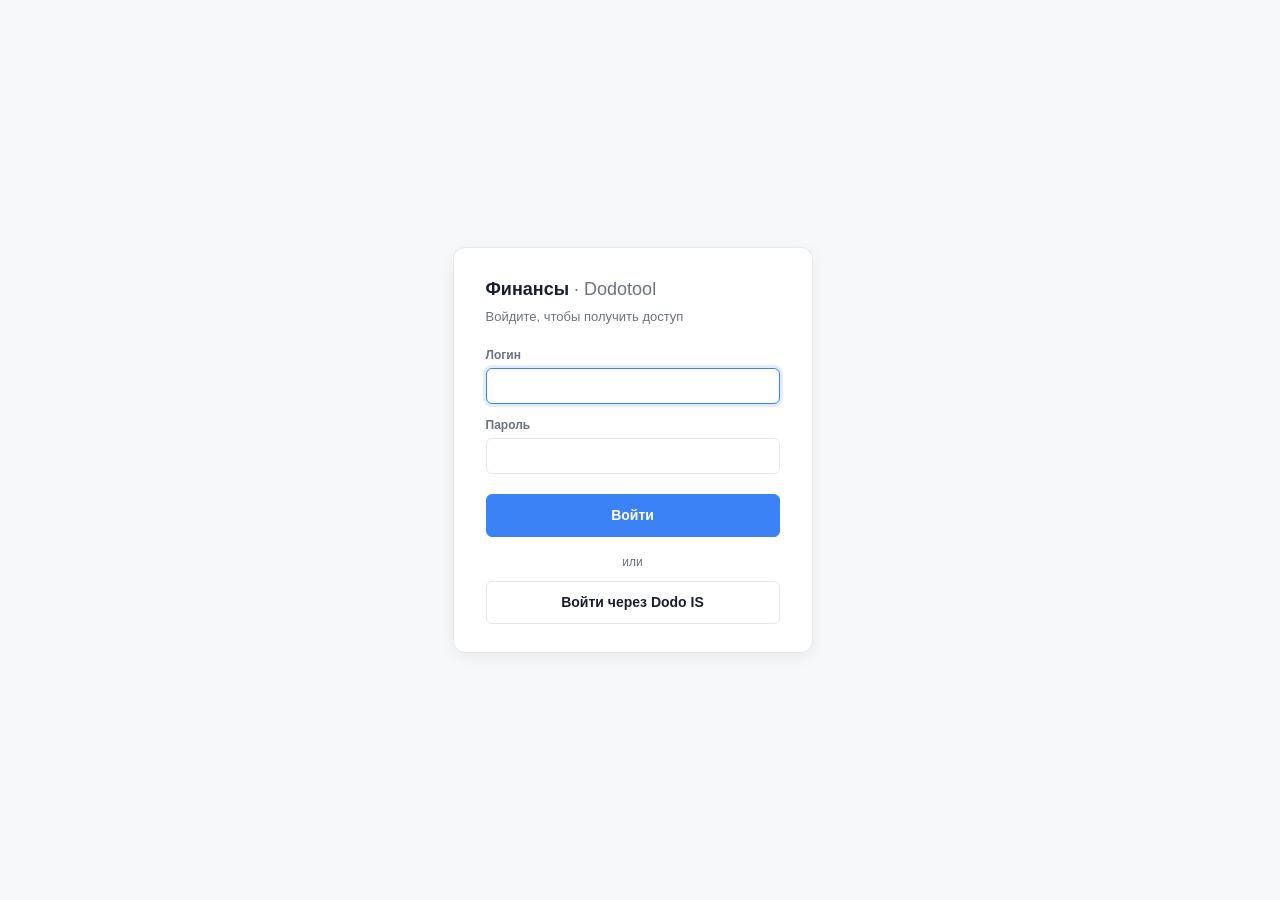
<file: static/login.html>
<!DOCTYPE html>
<html lang="ru">
<head>
<meta charset="UTF-8">
<meta name="viewport" content="width=device-width, initial-scale=1">
<title>Вход · Финансы</title>
<link rel="icon" href="/static/favicon.svg?v=1" type="image/svg+xml">
<link rel="icon" href="/static/favicon-32.png?v=1" sizes="32x32" type="image/png">
<link rel="apple-touch-icon" href="/static/apple-touch-icon.png?v=1">
<link rel="stylesheet" href="/static/styles.css?v=3">
<style>
  body.login-body {
    grid-template-columns: 1fr;
    grid-template-rows: 1fr;
    grid-template-areas: "main";
    background: #f7f8fa;
  }
  body.login-body .login-wrap {
    grid-area: main;
    display: flex;
    align-items: center;
    justify-content: center;
    padding: 24px;
  }
  .login-card {
    background: white;
    border: 1px solid var(--border);
    border-radius: 12px;
    padding: 28px 32px;
    width: 100%;
    max-width: 360px;
    box-shadow: 0 4px 16px rgba(0,0,0,0.06);
  }
  .login-brand {
    font-size: 18px;
    font-weight: 700;
    margin-bottom: 4px;
  }
  .login-brand .muted { font-weight: 400; color: var(--muted); }
  .login-sub {
    font-size: 13px; color: var(--muted);
    margin-bottom: 20px;
  }
  .login-form { display: flex; flex-direction: column; gap: 12px; }
  .login-form label {
    font-size: 12px; font-weight: 600; color: var(--muted);
    display: flex; flex-direction: column; gap: 4px;
  }
  .login-form input {
    padding: 9px 12px;
    border: 1px solid var(--border);
    border-radius: 6px;
    font-size: 14px;
    background: white;
  }
  .login-form input:focus {
    outline: none;
    border-color: var(--primary);
    box-shadow: 0 0 0 3px rgba(59,130,246,.15);
  }
  .login-submit {
    margin-top: 8px;
    padding: 10px 16px;
    background: var(--primary);
    color: white;
    border: 1px solid var(--primary);
    border-radius: 6px;
    font-size: 14px; font-weight: 600;
    cursor: pointer;
  }
  .login-submit:hover { background: var(--primary-dark); }
  .login-submit:disabled { opacity: 0.5; cursor: wait; }
  .login-error {
    margin-top: 4px;
    font-size: 13px;
    color: var(--danger);
    background: #fef2f2;
    border: 1px solid #fecaca;
    border-radius: 6px;
    padding: 8px 10px;
    display: none;
  }
  .login-error.visible { display: block; }
  .login-or { text-align:center; color:var(--muted); font-size:12px; margin:16px 0 10px; }
  .login-sso {
    display:block; text-align:center; padding:10px 16px;
    border:1px solid var(--border); border-radius:6px;
    font-size:14px; font-weight:600; color:var(--text); text-decoration:none;
    background:#fff;
  }
  .login-sso:hover { background: var(--bg); }
</style>
</head>
<body class="login-body">
<div class="login-wrap">
  <div class="login-card">
    <div class="login-brand">Финансы <span class="muted">· Dodotool</span></div>
    <div class="login-sub">Войдите, чтобы получить доступ</div>
    <!-- method=POST + action=# чтобы при неудаче выполнения JS форма всё
         равно НЕ слила пароль в URL через default GET. Реальный submit
         перехватывается JS (login.js, e.preventDefault). -->
    <div id="loginFormWrap">
    <form id="loginForm" class="login-form" autocomplete="on" method="POST" action="#">
      <label>Логин
        <input type="text" name="username" id="username" required autofocus autocomplete="username">
      </label>
      <label>Пароль
        <input type="password" name="password" id="password" required autocomplete="current-password">
      </label>
      <div id="loginError" class="login-error"></div>
      <button type="submit" id="loginSubmit" class="login-submit">Войти</button>
    </form>
    </div>
    <div class="login-or">или</div>
    <a href="/auth/sso" class="login-sso" id="ssoLink">Войти через Dodo IS</a>
    <button type="button" id="ssoRequestBtn" class="login-sso" style="display:none;cursor:pointer;width:100%;background:var(--primary);color:#fff;border:1px solid var(--primary)">Запросить доступ у администратора</button>
    <div id="ssoRequestMsg" class="login-sub" style="display:none;margin-top:8px"></div>
    <button type="button" id="showPwToggle" style="display:none;background:none;border:0;color:#6b7280;font-size:13px;text-decoration:underline;cursor:pointer;margin-top:14px;width:100%">Есть логин и пароль? Ввести вручную</button>
  </div>
</div>

<script src="/static/login.js?v=4"></script>
</body>
</html>
</file>
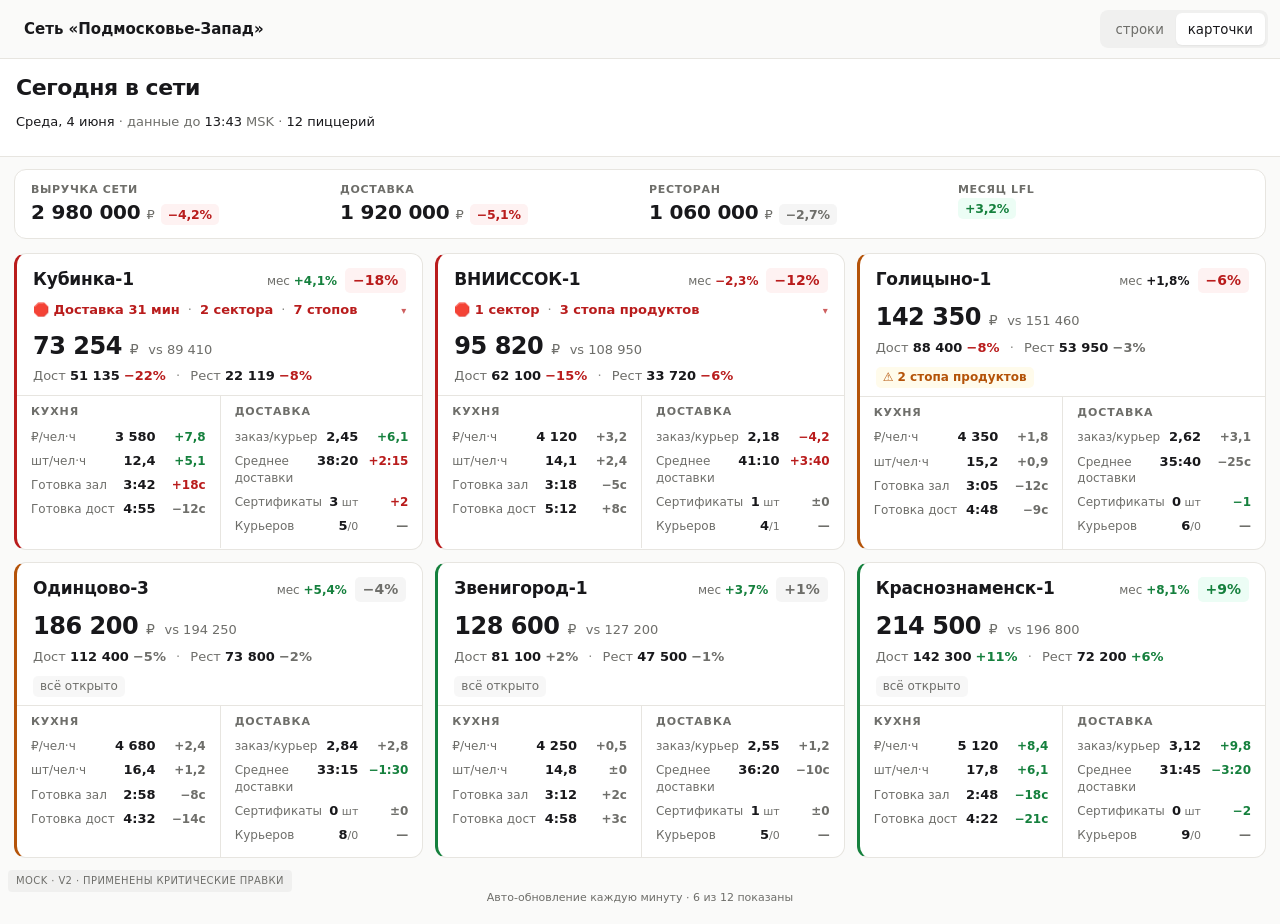
<file: docs/mockups/board-cards-mock.html>
<!doctype html>
<html lang="ru">
<head>
<meta charset="utf-8">
<meta name="viewport" content="width=device-width, initial-scale=1, viewport-fit=cover">
<meta name="format-detection"
      content="telephone=no, address=no, email=no, date=no">
<title>Сеть · карточки — мокап v2</title>
<style>
:root {
  --bg:        #fafaf9;
  --card:      #ffffff;
  --border:    #e7e5e0;
  --border-strong: #d4d4cf;
  --text:      #18181b;
  --muted:     #6e6e6a;        /* AA на белом */
  --muted-2:   #8a8a86;        /* поднял с #a3a39e ради контраста */
  --pos:       #15803d;
  --pos-bg:    #ecfdf5;
  --neg:       #b91c1c;
  --neg-bg:    #fef2f2;
  --warn:      #b45309;
  --warn-bg:   #fffbeb;
  --warn-border: #fcd34d;
  --crit-bg:   #fef2f2;
  --crit-border: #fca5a5;
}
* { box-sizing: border-box; -webkit-tap-highlight-color: transparent; }
html, body { margin: 0; padding: 0; }
body {
  background: var(--bg);
  color: var(--text);
  font-family: -apple-system, BlinkMacSystemFont, "Inter", "SF Pro Text",
               "Segoe UI", system-ui, sans-serif;
  font-size: 15px; line-height: 1.4;
  -webkit-font-smoothing: antialiased;
  font-feature-settings: "tnum" 1, "lnum" 1;
}
a[href^="tel:"], a[href^="sms:"], a[href^="mailto:"] {
  color: inherit; text-decoration: none; pointer-events: none;
}

.topbar {
  display: flex; align-items: center; gap: 8px;
  padding: 10px 12px;
  background: rgba(250,250,249,0.92);
  border-bottom: 1px solid var(--border);
  position: sticky; top: 0; z-index: 10;
  backdrop-filter: blur(10px);
}
.topbar-title {
  flex: 1; font-weight: 600; font-size: 15px;
  padding: 8px 12px;
}
.view-switch {
  display: flex; gap: 0; background: rgba(0,0,0,0.04);
  border-radius: 8px; padding: 3px; font-size: 13px;
}
.view-switch button {
  border: 0; background: transparent; cursor: pointer;
  padding: 8px 12px; border-radius: 6px; min-height: 32px;
  font-family: inherit; color: var(--muted); font-weight: 500;
}
.view-switch button.active {
  background: white; color: var(--text);
  box-shadow: 0 1px 2px rgba(0,0,0,0.06);
}

.page-header {
  padding: 16px 16px 12px;
  border-bottom: 1px solid var(--border);
  background: #ffffff;
}
.page-h1 {
  font-size: 22px; font-weight: 700; letter-spacing: -0.02em;
  margin: 0 0 4px; line-height: 1.15;
}
.page-subtitle {
  font-size: 13px; color: var(--muted);
}
.page-subtitle .accent { color: var(--text); font-weight: 500; }

/* ─── Network summary strip ─── */
.net-strip {
  margin: 12px 14px 0;
  padding: 12px 16px;
  background: white;
  border: 1px solid var(--border);
  border-radius: 12px;
  display: flex; gap: 18px; flex-wrap: wrap; align-items: baseline;
  font-variant-numeric: tabular-nums;
}
.net-strip .label {
  font-size: 11px; letter-spacing: 0.06em; text-transform: uppercase;
  color: var(--muted); font-weight: 700; display: block;
}
.net-strip .value {
  font-size: 20px; font-weight: 700; letter-spacing: -0.01em;
  display: inline-flex; align-items: baseline; gap: 6px;
}
.net-strip .value .unit { color: var(--muted); font-size: 13px; font-weight: 500; }
.net-strip .pill {
  font-size: 12.5px; padding: 2px 7px; border-radius: 5px;
  font-weight: 600;
}
.net-strip .pill.pos { color: var(--pos); background: var(--pos-bg); }
.net-strip .pill.neg { color: var(--neg); background: var(--neg-bg); }
.net-strip .pill.neutral { color: var(--muted); background: rgba(0,0,0,0.04); }
.net-strip .item { flex: 1; min-width: 130px; }

/* ─── Card grid ─── */
.cards {
  display: grid;
  grid-template-columns: 1fr;
  gap: 10px;
  padding: 12px 14px 14px;
}
@media (min-width: 720px) {
  .cards { grid-template-columns: 1fr 1fr; gap: 12px; padding: 14px; }
}
@media (min-width: 1280px) {
  .cards { grid-template-columns: 1fr 1fr 1fr; }
}

.card {
  background: var(--card);
  border: 1px solid var(--border);
  border-radius: 12px;
  cursor: pointer;
  transition: border-color 0.1s;
  text-decoration: none;
  color: inherit;
  display: block;
  overflow: hidden;
}
.card:hover { border-color: var(--border-strong); }

.card.crit { border-left: 3px solid var(--neg); }
.card.warn { border-left: 3px solid var(--warn); }
.card.ok   { border-left: 3px solid var(--pos); }

/* ─── Head ─── */
.card-head {
  display: flex; align-items: baseline; justify-content: space-between;
  padding: 14px 16px 4px; gap: 10px;
}
.card-name {
  font-size: 17px; font-weight: 700; letter-spacing: -0.01em;
  white-space: nowrap; overflow: hidden; text-overflow: ellipsis;
  min-width: 0; flex: 1;
}
.card-head-meta {
  display: inline-flex; align-items: baseline; gap: 8px;
  flex-shrink: 0;
}
.month-mini {
  font-size: 12px; color: var(--muted);
  font-variant-numeric: tabular-nums; font-weight: 500;
  white-space: nowrap;
}
.month-mini .v { font-weight: 600; }
.month-mini.pos .v { color: var(--pos); }
.month-mini.neg .v { color: var(--neg); }
.month-mini.neutral .v { color: var(--text); }
.card-day-delta {
  font-size: 14px; font-weight: 700;
  padding: 3px 8px; border-radius: 5px;
  white-space: nowrap;
  font-variant-numeric: tabular-nums;
}
.card-day-delta.pos { color: var(--pos); background: var(--pos-bg); }
.card-day-delta.neg { color: var(--neg); background: var(--neg-bg); }
.card-day-delta.neutral { color: var(--muted); background: rgba(0,0,0,0.04); }

/* Crit alert — раскрывающийся <details> */
.crit-alert {
  margin: 0; padding: 0;
}
.crit-alert summary {
  list-style: none;
  padding: 4px 16px 6px;
  cursor: pointer;
  font-size: 13px; color: var(--neg);
  font-weight: 600;
  display: flex; align-items: center; gap: 6px;
  user-select: none;
}
.crit-alert summary::-webkit-details-marker { display: none; }
.crit-alert summary:hover { background: rgba(185,28,28,0.04); }
.crit-alert summary .sep { color: var(--muted-2); margin: 0 2px; font-weight: 400; }
.crit-alert summary .chev {
  margin-left: auto; font-size: 10px; color: var(--neg);
  transition: transform 0.15s; opacity: 0.7;
}
.crit-alert[open] summary .chev { transform: rotate(180deg); }

.crit-alert-body {
  padding: 2px 16px 8px;
  background: rgba(185,28,28,0.025);
  border-top: 1px dashed var(--crit-border);
}
.crit-sub {
  padding: 6px 0 4px;
}
.crit-sub + .crit-sub { border-top: 1px dashed rgba(185,28,28,0.15); }
.crit-sub-label {
  font-size: 10.5px; letter-spacing: 0.06em; text-transform: uppercase;
  color: var(--neg); opacity: 0.75; font-weight: 700;
  display: block; padding-bottom: 4px;
}
.crit-row {
  display: grid;
  grid-template-columns: minmax(0,1fr) auto;
  gap: 8px; align-items: baseline;
  font-size: 12.5px; font-variant-numeric: tabular-nums;
  padding: 1px 0;
}
.crit-row .nm { color: var(--text); }
.crit-row .dur {
  color: var(--neg); font-weight: 600; font-size: 12px;
}

/* Выручка */
.card-revenue {
  padding: 4px 16px 4px;
  display: flex; align-items: baseline; gap: 10px; flex-wrap: wrap;
}
.card-revenue .num {
  font-size: 24px; font-weight: 700; letter-spacing: -0.02em;
  font-variant-numeric: tabular-nums;
}
.card-revenue .unit { color: var(--muted); font-size: 14px; font-weight: 500; }
.card-revenue .base {
  font-size: 13px; color: var(--muted);
  font-variant-numeric: tabular-nums;
}

/* Каналы — одна inline-строка */
.card-channels-inline {
  padding: 0 16px 10px;
  font-size: 13px; color: var(--muted);
  font-variant-numeric: tabular-nums;
}
.card-channels-inline .ch-name { color: var(--muted); }
.card-channels-inline .ch-val { color: var(--text); font-weight: 600; }
.card-channels-inline .delta { font-weight: 600; }
.card-channels-inline .delta.pos { color: var(--pos); }
.card-channels-inline .delta.neg { color: var(--neg); }
.card-channels-inline .delta.neutral { color: var(--muted); }
.card-channels-inline .sep { color: var(--muted-2); margin: 0 6px; }

/* Warn-чипы (только для не-crit точек) */
.card-warn-chips {
  padding: 0 16px 8px;
  display: flex; gap: 6px; flex-wrap: wrap;
}
.warn-chip {
  display: inline-flex; align-items: center; gap: 4px;
  padding: 2px 7px; border-radius: 5px;
  font-size: 12px; font-weight: 600;
  font-variant-numeric: tabular-nums;
  background: var(--warn-bg); color: var(--warn);
}
.warn-chip.empty { background: rgba(0,0,0,0.03); color: var(--muted); font-weight: 500; }

/* Ops grid */
.ops-grid {
  display: grid;
  grid-template-columns: 1fr 1fr;
  border-top: 1px solid var(--border);
}
.ops-col {
  padding: 8px 14px 10px;
}
.ops-col + .ops-col {
  border-left: 1px solid var(--border);
}
.ops-label {
  font-size: 11px; letter-spacing: 0.08em; text-transform: uppercase;
  color: var(--muted); font-weight: 700;
  padding-bottom: 5px;
}
.ops-row {
  display: grid;
  grid-template-columns: minmax(0,1fr) auto auto;
  gap: 6px; align-items: baseline;
  font-size: 13px; font-variant-numeric: tabular-nums;
  padding: 3px 0;
}
.ops-row .nm { color: var(--muted); font-size: 12px; }
.ops-row .vl { font-weight: 600; text-align: right; }
.ops-row .vl .u { color: var(--muted); font-weight: 400; font-size: 11px; }
.ops-row .dl { font-weight: 600; font-size: 12px; min-width: 44px; text-align: right; }
.ops-row .dl.pos { color: var(--pos); }
.ops-row .dl.neg { color: var(--neg); }
.ops-row .dl.neutral { color: var(--muted); }

.page-foot {
  text-align: center; padding: 18px;
  font-size: 11px; color: var(--muted);
}

.mock-mark {
  position: fixed; bottom: 8px; left: 8px;
  background: rgba(0,0,0,0.04); color: var(--muted);
  font-size: 10px; padding: 4px 8px; border-radius: 4px;
  letter-spacing: 0.04em; text-transform: uppercase;
  pointer-events: none;
}
</style>
</head>
<body>

<header class="topbar">
  <div class="topbar-title">Сеть «Подмосковье-Запад»</div>
  <div class="view-switch">
    <button>строки</button>
    <button class="active">карточки</button>
  </div>
</header>

<header class="page-header">
  <h1 class="page-h1">Сегодня в сети</h1>
  <p class="page-subtitle">
    <span class="accent">Среда, 4 июня</span> ·
    данные до <span class="accent">13:43</span> MSK ·
    <span class="accent">12 пиццерий</span>
  </p>
</header>

<div class="net-strip">
  <div class="item">
    <span class="label">Выручка сети</span>
    <span class="value">2 980 000 <span class="unit">₽</span>
      <span class="pill neg">−4,2%</span></span>
  </div>
  <div class="item">
    <span class="label">Доставка</span>
    <span class="value">1 920 000 <span class="unit">₽</span>
      <span class="pill neg">−5,1%</span></span>
  </div>
  <div class="item">
    <span class="label">Ресторан</span>
    <span class="value">1 060 000 <span class="unit">₽</span>
      <span class="pill neutral">−2,7%</span></span>
  </div>
  <div class="item">
    <span class="label">Месяц LFL</span>
    <span class="value"><span class="pill pos">+3,2%</span></span>
  </div>
</div>

<div class="cards">

  <!-- 1: CRIT — Кубинка-1 −18% (alert поднят в head-area + раскрывается) -->
  <div class="card crit">
    <div class="card-head">
      <span class="card-name">Кубинка-1</span>
      <span class="card-head-meta">
        <span class="month-mini pos">мес <span class="v">+4,1%</span></span>
        <span class="card-day-delta neg">−18%</span>
      </span>
    </div>
    <details class="crit-alert">
      <summary>
        🛑 Доставка 31 мин<span class="sep">·</span>2 сектора<span class="sep">·</span>7 стопов
        <span class="chev">▾</span>
      </summary>
      <div class="crit-alert-body">
        <div class="crit-sub">
          <span class="crit-sub-label">Каналы</span>
          <div class="crit-row"><span class="nm">Доставка — с 13:12</span><span class="dur">31 мин</span></div>
        </div>
        <div class="crit-sub">
          <span class="crit-sub-label">Сектора в стопе</span>
          <div class="crit-row"><span class="nm">Сектор 3 «Северный»</span><span class="dur">2:35</span></div>
          <div class="crit-row"><span class="nm">Сектор 7 «Запад»</span><span class="dur">53 мин</span></div>
        </div>
        <div class="crit-sub">
          <span class="crit-sub-label">Стопы продуктов и ингредиентов</span>
          <div class="crit-row"><span class="nm">Сыр моцарелла</span><span class="dur">2:01</span></div>
          <div class="crit-row"><span class="nm">Курица соус</span><span class="dur">53 мин</span></div>
          <div class="crit-row"><span class="nm">Маргарита 30</span><span class="dur">38 мин</span></div>
          <div class="crit-row"><span class="nm">Тесто 30 см</span><span class="dur">22 мин</span></div>
          <div class="crit-row"><span class="nm">Пеперони 30</span><span class="dur">13 мин</span></div>
          <div class="crit-row"><span class="nm">Острый соус</span><span class="dur">10 мин</span></div>
          <div class="crit-row"><span class="nm">Ананас консерв.</span><span class="dur">4:28</span></div>
        </div>
      </div>
    </details>
    <div class="card-revenue">
      <span class="num">73 254 <span class="unit">₽</span></span>
      <span class="base">vs 89 410</span>
    </div>
    <div class="card-channels-inline">
      <span class="ch-name">Дост</span> <span class="ch-val">51 135</span>
      <span class="delta neg">−22%</span>
      <span class="sep">·</span>
      <span class="ch-name">Рест</span> <span class="ch-val">22 119</span>
      <span class="delta neg">−8%</span>
    </div>
    <div class="ops-grid">
      <div class="ops-col">
        <div class="ops-label">Кухня</div>
        <div class="ops-row"><span class="nm">₽/чел·ч</span><span class="vl">3 580</span><span class="dl pos">+7,8</span></div>
        <div class="ops-row"><span class="nm">шт/чел·ч</span><span class="vl">12,4</span><span class="dl pos">+5,1</span></div>
        <div class="ops-row"><span class="nm">Готовка зал</span><span class="vl">3:42</span><span class="dl neg">+18с</span></div>
        <div class="ops-row"><span class="nm">Готовка дост</span><span class="vl">4:55</span><span class="dl neutral">−12с</span></div>
      </div>
      <div class="ops-col">
        <div class="ops-label">Доставка</div>
        <div class="ops-row"><span class="nm">заказ/курьер</span><span class="vl">2,45</span><span class="dl pos">+6,1</span></div>
        <div class="ops-row"><span class="nm">Среднее доставки</span><span class="vl">38:20</span><span class="dl neg">+2:15</span></div>
        <div class="ops-row"><span class="nm">Сертификаты</span><span class="vl">3<span class="u"> шт</span></span><span class="dl neg">+2</span></div>
        <div class="ops-row"><span class="nm">Курьеров</span><span class="vl">5<span class="u">/0</span></span><span class="dl neutral">—</span></div>
      </div>
    </div>
  </div>

  <!-- 2: CRIT — ВНИИССОК-1 −12% -->
  <div class="card crit">
    <div class="card-head">
      <span class="card-name">ВНИИССОК-1</span>
      <span class="card-head-meta">
        <span class="month-mini neg">мес <span class="v">−2,3%</span></span>
        <span class="card-day-delta neg">−12%</span>
      </span>
    </div>
    <details class="crit-alert">
      <summary>
        🛑 1 сектор<span class="sep">·</span>3 стопа продуктов
        <span class="chev">▾</span>
      </summary>
      <div class="crit-alert-body">
        <div class="crit-sub">
          <span class="crit-sub-label">Сектора в стопе</span>
          <div class="crit-row"><span class="nm">Сектор 5 «Перхушково»</span><span class="dur">1:12</span></div>
        </div>
        <div class="crit-sub">
          <span class="crit-sub-label">Стопы продуктов</span>
          <div class="crit-row"><span class="nm">Бекон</span><span class="dur">2:48</span></div>
          <div class="crit-row"><span class="nm">Цезарь соус</span><span class="dur">45 мин</span></div>
          <div class="crit-row"><span class="nm">Чикен-ранч 30</span><span class="dur">22 мин</span></div>
        </div>
      </div>
    </details>
    <div class="card-revenue">
      <span class="num">95 820 <span class="unit">₽</span></span>
      <span class="base">vs 108 950</span>
    </div>
    <div class="card-channels-inline">
      <span class="ch-name">Дост</span> <span class="ch-val">62 100</span>
      <span class="delta neg">−15%</span>
      <span class="sep">·</span>
      <span class="ch-name">Рест</span> <span class="ch-val">33 720</span>
      <span class="delta neg">−6%</span>
    </div>
    <div class="ops-grid">
      <div class="ops-col">
        <div class="ops-label">Кухня</div>
        <div class="ops-row"><span class="nm">₽/чел·ч</span><span class="vl">4 120</span><span class="dl neutral">+3,2</span></div>
        <div class="ops-row"><span class="nm">шт/чел·ч</span><span class="vl">14,1</span><span class="dl neutral">+2,4</span></div>
        <div class="ops-row"><span class="nm">Готовка зал</span><span class="vl">3:18</span><span class="dl neutral">−5с</span></div>
        <div class="ops-row"><span class="nm">Готовка дост</span><span class="vl">5:12</span><span class="dl neutral">+8с</span></div>
      </div>
      <div class="ops-col">
        <div class="ops-label">Доставка</div>
        <div class="ops-row"><span class="nm">заказ/курьер</span><span class="vl">2,18</span><span class="dl neg">−4,2</span></div>
        <div class="ops-row"><span class="nm">Среднее доставки</span><span class="vl">41:10</span><span class="dl neg">+3:40</span></div>
        <div class="ops-row"><span class="nm">Сертификаты</span><span class="vl">1<span class="u"> шт</span></span><span class="dl neutral">±0</span></div>
        <div class="ops-row"><span class="nm">Курьеров</span><span class="vl">4<span class="u">/1</span></span><span class="dl neutral">—</span></div>
      </div>
    </div>
  </div>

  <!-- 3: WARN — Голицыно-1 −6% (нет crit-alert, есть warn-chip) -->
  <a class="card warn" href="#">
    <div class="card-head">
      <span class="card-name">Голицыно-1</span>
      <span class="card-head-meta">
        <span class="month-mini neutral">мес <span class="v">+1,8%</span></span>
        <span class="card-day-delta neg">−6%</span>
      </span>
    </div>
    <div class="card-revenue">
      <span class="num">142 350 <span class="unit">₽</span></span>
      <span class="base">vs 151 460</span>
    </div>
    <div class="card-channels-inline">
      <span class="ch-name">Дост</span> <span class="ch-val">88 400</span>
      <span class="delta neg">−8%</span>
      <span class="sep">·</span>
      <span class="ch-name">Рест</span> <span class="ch-val">53 950</span>
      <span class="delta neutral">−3%</span>
    </div>
    <div class="card-warn-chips">
      <span class="warn-chip">⚠ 2 стопа продуктов</span>
    </div>
    <div class="ops-grid">
      <div class="ops-col">
        <div class="ops-label">Кухня</div>
        <div class="ops-row"><span class="nm">₽/чел·ч</span><span class="vl">4 350</span><span class="dl neutral">+1,8</span></div>
        <div class="ops-row"><span class="nm">шт/чел·ч</span><span class="vl">15,2</span><span class="dl neutral">+0,9</span></div>
        <div class="ops-row"><span class="nm">Готовка зал</span><span class="vl">3:05</span><span class="dl neutral">−12с</span></div>
        <div class="ops-row"><span class="nm">Готовка дост</span><span class="vl">4:48</span><span class="dl neutral">−9с</span></div>
      </div>
      <div class="ops-col">
        <div class="ops-label">Доставка</div>
        <div class="ops-row"><span class="nm">заказ/курьер</span><span class="vl">2,62</span><span class="dl neutral">+3,1</span></div>
        <div class="ops-row"><span class="nm">Среднее доставки</span><span class="vl">35:40</span><span class="dl neutral">−25с</span></div>
        <div class="ops-row"><span class="nm">Сертификаты</span><span class="vl">0<span class="u"> шт</span></span><span class="dl pos">−1</span></div>
        <div class="ops-row"><span class="nm">Курьеров</span><span class="vl">6<span class="u">/0</span></span><span class="dl neutral">—</span></div>
      </div>
    </div>
  </a>

  <!-- 4: WARN — Одинцово-3 −4% (без стопов вообще) -->
  <a class="card warn" href="#">
    <div class="card-head">
      <span class="card-name">Одинцово-3</span>
      <span class="card-head-meta">
        <span class="month-mini pos">мес <span class="v">+5,4%</span></span>
        <span class="card-day-delta neutral">−4%</span>
      </span>
    </div>
    <div class="card-revenue">
      <span class="num">186 200 <span class="unit">₽</span></span>
      <span class="base">vs 194 250</span>
    </div>
    <div class="card-channels-inline">
      <span class="ch-name">Дост</span> <span class="ch-val">112 400</span>
      <span class="delta neutral">−5%</span>
      <span class="sep">·</span>
      <span class="ch-name">Рест</span> <span class="ch-val">73 800</span>
      <span class="delta neutral">−2%</span>
    </div>
    <div class="card-warn-chips">
      <span class="warn-chip empty">всё открыто</span>
    </div>
    <div class="ops-grid">
      <div class="ops-col">
        <div class="ops-label">Кухня</div>
        <div class="ops-row"><span class="nm">₽/чел·ч</span><span class="vl">4 680</span><span class="dl neutral">+2,4</span></div>
        <div class="ops-row"><span class="nm">шт/чел·ч</span><span class="vl">16,4</span><span class="dl neutral">+1,2</span></div>
        <div class="ops-row"><span class="nm">Готовка зал</span><span class="vl">2:58</span><span class="dl neutral">−8с</span></div>
        <div class="ops-row"><span class="nm">Готовка дост</span><span class="vl">4:32</span><span class="dl neutral">−14с</span></div>
      </div>
      <div class="ops-col">
        <div class="ops-label">Доставка</div>
        <div class="ops-row"><span class="nm">заказ/курьер</span><span class="vl">2,84</span><span class="dl neutral">+2,8</span></div>
        <div class="ops-row"><span class="nm">Среднее доставки</span><span class="vl">33:15</span><span class="dl pos">−1:30</span></div>
        <div class="ops-row"><span class="nm">Сертификаты</span><span class="vl">0<span class="u"> шт</span></span><span class="dl neutral">±0</span></div>
        <div class="ops-row"><span class="nm">Курьеров</span><span class="vl">8<span class="u">/0</span></span><span class="dl neutral">—</span></div>
      </div>
    </div>
  </a>

  <!-- 5: OK — Звенигород-1 +1% (нейтральная) -->
  <a class="card ok" href="#">
    <div class="card-head">
      <span class="card-name">Звенигород-1</span>
      <span class="card-head-meta">
        <span class="month-mini pos">мес <span class="v">+3,7%</span></span>
        <span class="card-day-delta neutral">+1%</span>
      </span>
    </div>
    <div class="card-revenue">
      <span class="num">128 600 <span class="unit">₽</span></span>
      <span class="base">vs 127 200</span>
    </div>
    <div class="card-channels-inline">
      <span class="ch-name">Дост</span> <span class="ch-val">81 100</span>
      <span class="delta neutral">+2%</span>
      <span class="sep">·</span>
      <span class="ch-name">Рест</span> <span class="ch-val">47 500</span>
      <span class="delta neutral">−1%</span>
    </div>
    <div class="card-warn-chips">
      <span class="warn-chip empty">всё открыто</span>
    </div>
    <div class="ops-grid">
      <div class="ops-col">
        <div class="ops-label">Кухня</div>
        <div class="ops-row"><span class="nm">₽/чел·ч</span><span class="vl">4 250</span><span class="dl neutral">+0,5</span></div>
        <div class="ops-row"><span class="nm">шт/чел·ч</span><span class="vl">14,8</span><span class="dl neutral">±0</span></div>
        <div class="ops-row"><span class="nm">Готовка зал</span><span class="vl">3:12</span><span class="dl neutral">+2с</span></div>
        <div class="ops-row"><span class="nm">Готовка дост</span><span class="vl">4:58</span><span class="dl neutral">+3с</span></div>
      </div>
      <div class="ops-col">
        <div class="ops-label">Доставка</div>
        <div class="ops-row"><span class="nm">заказ/курьер</span><span class="vl">2,55</span><span class="dl neutral">+1,2</span></div>
        <div class="ops-row"><span class="nm">Среднее доставки</span><span class="vl">36:20</span><span class="dl neutral">−10с</span></div>
        <div class="ops-row"><span class="nm">Сертификаты</span><span class="vl">1<span class="u"> шт</span></span><span class="dl neutral">±0</span></div>
        <div class="ops-row"><span class="nm">Курьеров</span><span class="vl">5<span class="u">/0</span></span><span class="dl neutral">—</span></div>
      </div>
    </div>
  </a>

  <!-- 6: OK — Краснознаменск-1 +9% (тут зелёный реально работает) -->
  <a class="card ok" href="#">
    <div class="card-head">
      <span class="card-name">Краснознаменск-1</span>
      <span class="card-head-meta">
        <span class="month-mini pos">мес <span class="v">+8,1%</span></span>
        <span class="card-day-delta pos">+9%</span>
      </span>
    </div>
    <div class="card-revenue">
      <span class="num">214 500 <span class="unit">₽</span></span>
      <span class="base">vs 196 800</span>
    </div>
    <div class="card-channels-inline">
      <span class="ch-name">Дост</span> <span class="ch-val">142 300</span>
      <span class="delta pos">+11%</span>
      <span class="sep">·</span>
      <span class="ch-name">Рест</span> <span class="ch-val">72 200</span>
      <span class="delta pos">+6%</span>
    </div>
    <div class="card-warn-chips">
      <span class="warn-chip empty">всё открыто</span>
    </div>
    <div class="ops-grid">
      <div class="ops-col">
        <div class="ops-label">Кухня</div>
        <div class="ops-row"><span class="nm">₽/чел·ч</span><span class="vl">5 120</span><span class="dl pos">+8,4</span></div>
        <div class="ops-row"><span class="nm">шт/чел·ч</span><span class="vl">17,8</span><span class="dl pos">+6,1</span></div>
        <div class="ops-row"><span class="nm">Готовка зал</span><span class="vl">2:48</span><span class="dl pos">−18с</span></div>
        <div class="ops-row"><span class="nm">Готовка дост</span><span class="vl">4:22</span><span class="dl pos">−21с</span></div>
      </div>
      <div class="ops-col">
        <div class="ops-label">Доставка</div>
        <div class="ops-row"><span class="nm">заказ/курьер</span><span class="vl">3,12</span><span class="dl pos">+9,8</span></div>
        <div class="ops-row"><span class="nm">Среднее доставки</span><span class="vl">31:45</span><span class="dl pos">−3:20</span></div>
        <div class="ops-row"><span class="nm">Сертификаты</span><span class="vl">0<span class="u"> шт</span></span><span class="dl pos">−2</span></div>
        <div class="ops-row"><span class="nm">Курьеров</span><span class="vl">9<span class="u">/0</span></span><span class="dl neutral">—</span></div>
      </div>
    </div>
  </a>

</div>

<footer class="page-foot">
  Авто-обновление каждую минуту · 6 из 12 показаны
</footer>

<div class="mock-mark">mock · v2 · применены критические правки</div>

</body>
</html>
</file>
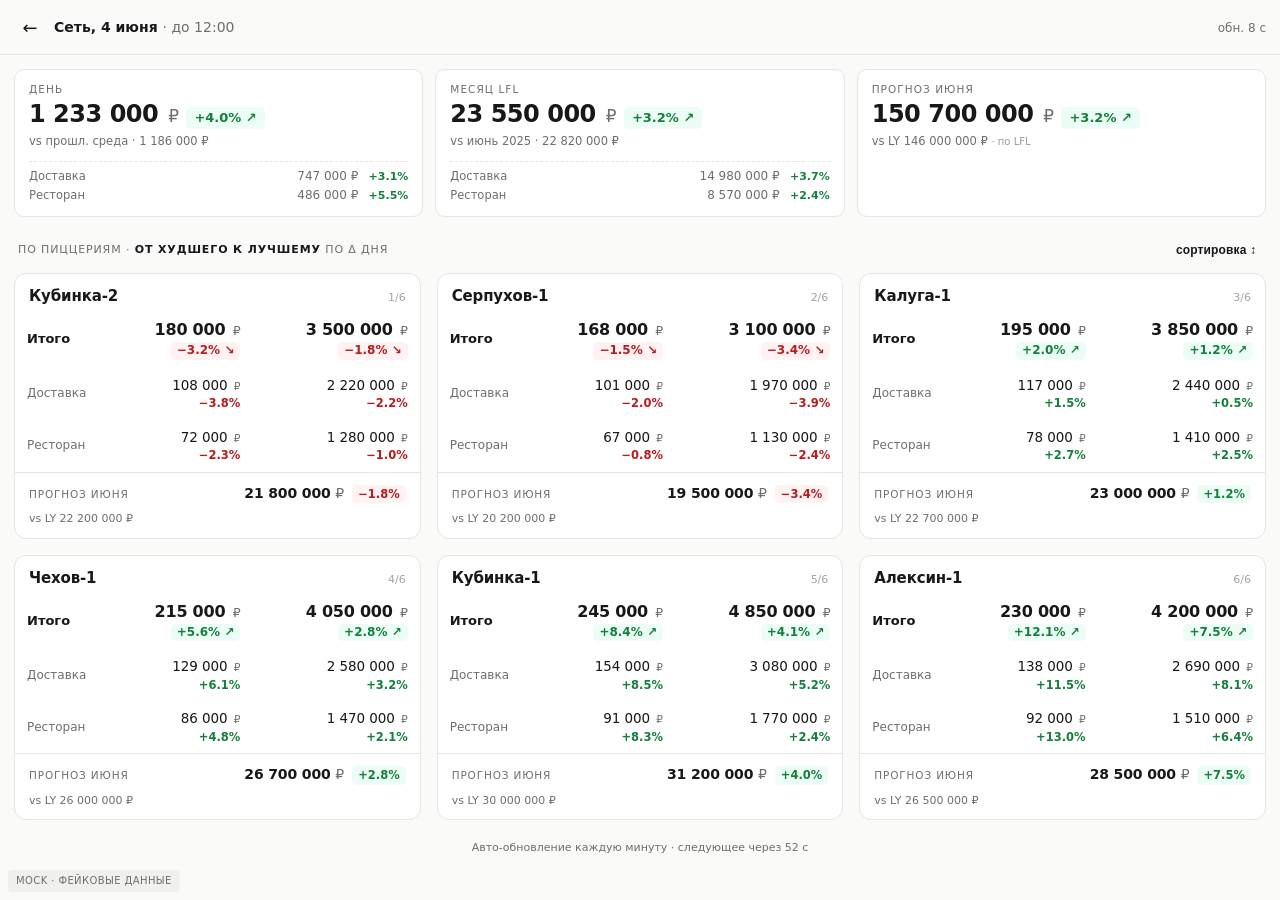
<file: docs/mockups/board-mock.html>
<!doctype html>
<html lang="ru">
<head>
<meta charset="utf-8">
<meta name="viewport" content="width=device-width, initial-scale=1, viewport-fit=cover">
<!-- iOS Safari auto-links длинные последовательности цифр как телефоны
     ("23 550 000" → tel:). Выключаем data-detectors. -->
<meta name="format-detection"
      content="telephone=no, address=no, email=no, date=no">
<title>Сеть · день — мокап</title>
<style>
:root {
  --bg:        #fafaf9;
  --card:      #ffffff;
  --panel:     #ffffff;
  --border:    #e7e5e0;
  --border-strong: #d4d4cf;
  --text:      #18181b;
  --muted:     #6e6e6a;
  --muted-2:   #a3a39e;
  --pos:       #15803d;
  --pos-bg:    #ecfdf5;
  --neg:       #b91c1c;
  --neg-bg:    #fef2f2;
  --row-bg:    #f8f8f6;
}
* { box-sizing: border-box; -webkit-tap-highlight-color: transparent; }
html, body { margin: 0; padding: 0; }
/* Страховка от iOS auto-link: даже если Safari сделает <a href="tel:..."> —
   стилизуем как обычный текст и убираем pointer events. */
a[href^="tel:"], a[href^="sms:"], a[href^="mailto:"] {
  color: inherit;
  text-decoration: none;
  pointer-events: none;
}
body {
  background: var(--bg);
  color: var(--text);
  font-family: -apple-system, BlinkMacSystemFont, "Inter", "SF Pro Text",
               "Segoe UI", system-ui, sans-serif;
  font-size: 15px;
  line-height: 1.4;
  -webkit-font-smoothing: antialiased;
  font-feature-settings: "tnum" 1, "lnum" 1;
}

/* ─── Top bar ─── */
.topbar {
  display: flex; align-items: center; gap: 8px;
  padding: 12px 14px 10px;
  background: rgba(250,250,249,0.92);
  border-bottom: 1px solid var(--border);
  position: sticky; top: 0; z-index: 10;
  backdrop-filter: blur(10px);
}
.back-btn {
  width: 32px; height: 32px;
  display: inline-flex; align-items: center; justify-content: center;
  border-radius: 8px;
  text-decoration: none; color: var(--text);
  font-size: 18px;
}
.back-btn:hover { background: rgba(0,0,0,0.04); }
.topbar-title { flex: 1; font-size: 14px; font-weight: 600; }
.topbar-title .muted { color: var(--muted); font-weight: 400; }
.topbar-refresh { font-size: 12px; color: var(--muted); white-space: nowrap; }

/* ─── Hero: 3 равные панели + каналы ─── */
.hero {
  padding: 14px 14px 4px;
}

/* Panels — phone: вертикально, ≥720px: 3 в ряд */
.hero-panels {
  display: grid;
  grid-template-columns: 1fr;
  gap: 8px;
}
@media (min-width: 720px) {
  .hero-panels { grid-template-columns: 1fr 1fr 1fr; gap: 12px; }
}

.panel {
  background: var(--panel);
  border: 1px solid var(--border);
  border-radius: 10px;
  padding: 12px 14px;
  display: flex; flex-direction: column; gap: 4px;
}
.panel-label {
  font-size: 10.5px; letter-spacing: 0.1em; text-transform: uppercase;
  color: var(--muted);
}
.panel-main {
  display: flex; align-items: baseline; gap: 8px; flex-wrap: wrap;
}
.panel-num {
  font-size: 22px; font-weight: 700; letter-spacing: -0.02em;
  font-variant-numeric: tabular-nums; line-height: 1.15;
  white-space: nowrap;
}
.panel-num .unit { color: var(--muted); font-weight: 500;
                   font-size: 0.7em; margin-left: 2px; }
.panel-delta {
  font-size: 13px; font-weight: 600;
  padding: 2px 8px; border-radius: 5px;
}
.panel-delta.pos { color: var(--pos); background: var(--pos-bg); }
.panel-delta.neg { color: var(--neg); background: var(--neg-bg); }
.panel-baseline {
  font-size: 11.5px; color: var(--muted);
  font-variant-numeric: tabular-nums;
}
.panel-baseline .method {
  opacity: 0.7; font-size: 10px;
}

@media (min-width: 720px) {
  .panel-num { font-size: 24px; }
}

/* Каналы — внутри панелей День и Месяц, как «footnote-details».
   Тонкая dashed-линия отделяет от главной цифры панели. */
.panel-channels {
  margin-top: 8px;
  padding-top: 6px;
  border-top: 1px dashed var(--border);
  display: flex; flex-direction: column; gap: 2px;
}
.panel-ch-row {
  display: grid;
  grid-template-columns: 1fr auto auto;
  gap: 8px;
  align-items: baseline;
  font-variant-numeric: tabular-nums;
  font-size: 12px;
}
.panel-ch-row .pch-name { color: var(--muted); font-size: 11.5px; }
.panel-ch-row .pch-val  { color: var(--muted); text-align: right; }
.panel-ch-row .pch-delta {
  font-size: 11px; font-weight: 600;
  min-width: 42px; text-align: right;
}
.panel-ch-row .pch-delta.pos { color: var(--pos); }
.panel-ch-row .pch-delta.neg { color: var(--neg); }

/* ─── Section head ─── */
section.cards-wrap { padding: 14px 14px 4px; }
.section-head {
  display: flex; align-items: center; justify-content: space-between;
  font-size: 11px; letter-spacing: 0.08em; text-transform: uppercase;
  color: var(--muted); padding: 4px 4px 12px;
}
.section-head .sort-toggle {
  color: var(--text); font-weight: 600;
  text-transform: none; letter-spacing: 0.01em;
  font-size: 12px; background: none; border: 0; padding: 4px 6px;
  cursor: pointer; border-radius: 4px;
}
.section-head .sort-toggle:hover { background: rgba(0,0,0,0.05); }

/* ─── Card grid ─── */
.cards-grid {
  display: grid;
  grid-template-columns: 1fr;
  gap: 12px;
}
@media (min-width: 720px) {
  .cards-grid { grid-template-columns: 1fr 1fr; gap: 14px; }
}
@media (min-width: 1100px) {
  .cards-grid { grid-template-columns: 1fr 1fr 1fr; gap: 16px; }
}

/* ─── Per-pizzeria Card ─── */
.card {
  background: var(--card);
  border: 1px solid var(--border);
  border-radius: 12px;
  overflow: hidden;
}
.card-head {
  display: flex; align-items: baseline; justify-content: space-between;
  gap: 8px;
  padding: 12px 14px 4px;
}
.card-title {
  font-size: 15px; font-weight: 600; letter-spacing: -0.01em; margin: 0;
}
.card-rank { font-size: 11px; color: var(--muted-2);
             font-variant-numeric: tabular-nums; }

/* Матрица — без col-heads (день/месяц подразумевается по позиции) */
.card-grid {
  display: grid;
  grid-template-columns: 70px 1fr 1fr;
}
.card-grid > div { padding: 8px 12px; }
.row-head {
  font-size: 12px; color: var(--muted);
  display: flex; align-items: center;
}
.row-head.total { color: var(--text); font-weight: 600; font-size: 13px; }
.cell {
  text-align: right;
  font-variant-numeric: tabular-nums;
  display: flex; flex-direction: column; align-items: flex-end; gap: 1px;
}
.cell-num { font-size: 13.5px; font-weight: 500; letter-spacing: -0.005em; }
.cell-num.big { font-size: 16px; font-weight: 700; letter-spacing: -0.015em; }
.cell-num .unit { color: var(--muted); margin-left: 2px;
                  font-weight: 500; font-size: 0.78em; }
.cell .delta-sm { font-size: 11.5px; font-weight: 600; }
.cell .delta-sm.pos { color: var(--pos); }
.cell .delta-sm.neg { color: var(--neg); }
.cell .delta { font-size: 12px; font-weight: 600; padding: 1px 6px;
               border-radius: 5px; line-height: 1.3; }
.cell .delta.pos { color: var(--pos); background: var(--pos-bg); }
.cell .delta.neg { color: var(--neg); background: var(--neg-bg); }

/* Card foot — прогноз. Без серого фона: чистый белый, тонкая верхняя линия,
   и полноценная цветная Δ-pill справа. Структура: «прогноз: NUM Δ%». */
.card-foot {
  padding: 11px 14px;
  border-top: 1px solid var(--border);
  display: flex; align-items: baseline; justify-content: space-between;
  gap: 8px; flex-wrap: wrap;
  font-size: 11.5px;
}
.card-foot .label {
  font-size: 10.5px; letter-spacing: 0.08em;
  text-transform: uppercase; color: var(--muted);
}
.card-foot .num-and-delta {
  display: flex; align-items: baseline; gap: 8px;
  font-variant-numeric: tabular-nums;
}
.card-foot .value {
  color: var(--text); font-size: 14px; font-weight: 700;
  letter-spacing: -0.01em;
}
.card-foot .delta {
  font-size: 11.5px; font-weight: 600; padding: 1px 6px; border-radius: 5px;
}
.card-foot .delta.pos { color: var(--pos); background: var(--pos-bg); }
.card-foot .delta.neg { color: var(--neg); background: var(--neg-bg); }
.card-foot .baseline {
  flex-basis: 100%; color: var(--muted);
  font-size: 11px; font-variant-numeric: tabular-nums;
}

.page-foot {
  text-align: center; padding: 16px;
  font-size: 11px; color: var(--muted);
}

.mock-mark {
  position: fixed; bottom: 8px; left: 8px;
  background: rgba(0,0,0,0.04); color: var(--muted);
  font-size: 10px; padding: 4px 8px; border-radius: 4px;
  letter-spacing: 0.04em; text-transform: uppercase;
  pointer-events: none;
}
</style>
</head>
<body>

<header class="topbar">
  <a class="back-btn" href="/" aria-label="Назад к дашборду">←</a>
  <div class="topbar-title">
    Сеть, 4 июня <span class="muted">· до 12:00</span>
  </div>
  <div class="topbar-refresh">обн. 8 с</div>
</header>

<section class="hero">

  <div class="hero-panels">

    <div class="panel">
      <div class="panel-label">День</div>
      <div class="panel-main">
        <span class="panel-num">1 233 000 <span class="unit">₽</span></span>
        <span class="panel-delta pos">+4.0% ↗</span>
      </div>
      <div class="panel-baseline">vs прошл. среда · 1 186 000 ₽</div>
      <div class="panel-channels">
        <div class="panel-ch-row">
          <span class="pch-name">Доставка</span>
          <span class="pch-val">747 000 ₽</span>
          <span class="pch-delta pos">+3.1%</span>
        </div>
        <div class="panel-ch-row">
          <span class="pch-name">Ресторан</span>
          <span class="pch-val">486 000 ₽</span>
          <span class="pch-delta pos">+5.5%</span>
        </div>
      </div>
    </div>

    <div class="panel">
      <div class="panel-label">Месяц LFL</div>
      <div class="panel-main">
        <span class="panel-num">23 550 000 <span class="unit">₽</span></span>
        <span class="panel-delta pos">+3.2% ↗</span>
      </div>
      <div class="panel-baseline">vs июнь 2025 · 22 820 000 ₽</div>
      <div class="panel-channels">
        <div class="panel-ch-row">
          <span class="pch-name">Доставка</span>
          <span class="pch-val">14 980 000 ₽</span>
          <span class="pch-delta pos">+3.7%</span>
        </div>
        <div class="panel-ch-row">
          <span class="pch-name">Ресторан</span>
          <span class="pch-val">8 570 000 ₽</span>
          <span class="pch-delta pos">+2.4%</span>
        </div>
      </div>
    </div>

    <div class="panel">
      <div class="panel-label">Прогноз июня</div>
      <div class="panel-main">
        <span class="panel-num">150 700 000 <span class="unit">₽</span></span>
        <span class="panel-delta pos">+3.2% ↗</span>
      </div>
      <div class="panel-baseline">
        vs LY 146 000 000 ₽
        <span class="method"> · по LFL</span>
      </div>
    </div>

  </div>

</section>

<section class="cards-wrap">
  <div class="section-head">
    <span>По пиццериям · <strong style="color:var(--text)">от худшего к лучшему</strong> по Δ дня</span>
    <button class="sort-toggle" type="button" title="Изменить сортировку">сортировка&nbsp;↕</button>
  </div>

  <div class="cards-grid">

    <!-- Кубинка-2: day -3.2% -->
    <article class="card">
      <div class="card-head">
        <h2 class="card-title">Кубинка-2</h2>
        <span class="card-rank">1/6</span>
      </div>
      <div class="card-grid">
        <div class="row-head total">Итого</div>
        <div class="cell">
          <div class="cell-num big">180 000 <span class="unit">₽</span></div>
          <div class="delta neg">−3.2% ↘</div>
        </div>
        <div class="cell">
          <div class="cell-num big">3 500 000 <span class="unit">₽</span></div>
          <div class="delta neg">−1.8% ↘</div>
        </div>

        <div class="row-head">Доставка</div>
        <div class="cell">
          <div class="cell-num">108 000 <span class="unit">₽</span></div>
          <div class="delta-sm neg">−3.8%</div>
        </div>
        <div class="cell">
          <div class="cell-num">2 220 000 <span class="unit">₽</span></div>
          <div class="delta-sm neg">−2.2%</div>
        </div>

        <div class="row-head">Ресторан</div>
        <div class="cell">
          <div class="cell-num">72 000 <span class="unit">₽</span></div>
          <div class="delta-sm neg">−2.3%</div>
        </div>
        <div class="cell">
          <div class="cell-num">1 280 000 <span class="unit">₽</span></div>
          <div class="delta-sm neg">−1.0%</div>
        </div>
      </div>
      <div class="card-foot">
        <span class="label">Прогноз июня</span>
        <span class="num-and-delta">
          <span class="value">21 800 000 <span style="color:var(--muted);font-weight:500">₽</span></span>
          <span class="delta neg">−1.8%</span>
        </span>
        <span class="baseline">vs LY 22 200 000 ₽</span>
      </div>
    </article>

    <!-- Серпухов-1: day -1.5% -->
    <article class="card">
      <div class="card-head">
        <h2 class="card-title">Серпухов-1</h2>
        <span class="card-rank">2/6</span>
      </div>
      <div class="card-grid">
        <div class="row-head total">Итого</div>
        <div class="cell">
          <div class="cell-num big">168 000 <span class="unit">₽</span></div>
          <div class="delta neg">−1.5% ↘</div>
        </div>
        <div class="cell">
          <div class="cell-num big">3 100 000 <span class="unit">₽</span></div>
          <div class="delta neg">−3.4% ↘</div>
        </div>

        <div class="row-head">Доставка</div>
        <div class="cell">
          <div class="cell-num">101 000 <span class="unit">₽</span></div>
          <div class="delta-sm neg">−2.0%</div>
        </div>
        <div class="cell">
          <div class="cell-num">1 970 000 <span class="unit">₽</span></div>
          <div class="delta-sm neg">−3.9%</div>
        </div>

        <div class="row-head">Ресторан</div>
        <div class="cell">
          <div class="cell-num">67 000 <span class="unit">₽</span></div>
          <div class="delta-sm neg">−0.8%</div>
        </div>
        <div class="cell">
          <div class="cell-num">1 130 000 <span class="unit">₽</span></div>
          <div class="delta-sm neg">−2.4%</div>
        </div>
      </div>
      <div class="card-foot">
        <span class="label">Прогноз июня</span>
        <span class="num-and-delta">
          <span class="value">19 500 000 <span style="color:var(--muted);font-weight:500">₽</span></span>
          <span class="delta neg">−3.4%</span>
        </span>
        <span class="baseline">vs LY 20 200 000 ₽</span>
      </div>
    </article>

    <!-- Калуга-1: day +2.0% -->
    <article class="card">
      <div class="card-head">
        <h2 class="card-title">Калуга-1</h2>
        <span class="card-rank">3/6</span>
      </div>
      <div class="card-grid">
        <div class="row-head total">Итого</div>
        <div class="cell">
          <div class="cell-num big">195 000 <span class="unit">₽</span></div>
          <div class="delta pos">+2.0% ↗</div>
        </div>
        <div class="cell">
          <div class="cell-num big">3 850 000 <span class="unit">₽</span></div>
          <div class="delta pos">+1.2% ↗</div>
        </div>

        <div class="row-head">Доставка</div>
        <div class="cell">
          <div class="cell-num">117 000 <span class="unit">₽</span></div>
          <div class="delta-sm pos">+1.5%</div>
        </div>
        <div class="cell">
          <div class="cell-num">2 440 000 <span class="unit">₽</span></div>
          <div class="delta-sm pos">+0.5%</div>
        </div>

        <div class="row-head">Ресторан</div>
        <div class="cell">
          <div class="cell-num">78 000 <span class="unit">₽</span></div>
          <div class="delta-sm pos">+2.7%</div>
        </div>
        <div class="cell">
          <div class="cell-num">1 410 000 <span class="unit">₽</span></div>
          <div class="delta-sm pos">+2.5%</div>
        </div>
      </div>
      <div class="card-foot">
        <span class="label">Прогноз июня</span>
        <span class="num-and-delta">
          <span class="value">23 000 000 <span style="color:var(--muted);font-weight:500">₽</span></span>
          <span class="delta pos">+1.2%</span>
        </span>
        <span class="baseline">vs LY 22 700 000 ₽</span>
      </div>
    </article>

    <!-- Чехов-1: day +5.6% -->
    <article class="card">
      <div class="card-head">
        <h2 class="card-title">Чехов-1</h2>
        <span class="card-rank">4/6</span>
      </div>
      <div class="card-grid">
        <div class="row-head total">Итого</div>
        <div class="cell">
          <div class="cell-num big">215 000 <span class="unit">₽</span></div>
          <div class="delta pos">+5.6% ↗</div>
        </div>
        <div class="cell">
          <div class="cell-num big">4 050 000 <span class="unit">₽</span></div>
          <div class="delta pos">+2.8% ↗</div>
        </div>

        <div class="row-head">Доставка</div>
        <div class="cell">
          <div class="cell-num">129 000 <span class="unit">₽</span></div>
          <div class="delta-sm pos">+6.1%</div>
        </div>
        <div class="cell">
          <div class="cell-num">2 580 000 <span class="unit">₽</span></div>
          <div class="delta-sm pos">+3.2%</div>
        </div>

        <div class="row-head">Ресторан</div>
        <div class="cell">
          <div class="cell-num">86 000 <span class="unit">₽</span></div>
          <div class="delta-sm pos">+4.8%</div>
        </div>
        <div class="cell">
          <div class="cell-num">1 470 000 <span class="unit">₽</span></div>
          <div class="delta-sm pos">+2.1%</div>
        </div>
      </div>
      <div class="card-foot">
        <span class="label">Прогноз июня</span>
        <span class="num-and-delta">
          <span class="value">26 700 000 <span style="color:var(--muted);font-weight:500">₽</span></span>
          <span class="delta pos">+2.8%</span>
        </span>
        <span class="baseline">vs LY 26 000 000 ₽</span>
      </div>
    </article>

    <!-- Кубинка-1: day +8.4% -->
    <article class="card">
      <div class="card-head">
        <h2 class="card-title">Кубинка-1</h2>
        <span class="card-rank">5/6</span>
      </div>
      <div class="card-grid">
        <div class="row-head total">Итого</div>
        <div class="cell">
          <div class="cell-num big">245 000 <span class="unit">₽</span></div>
          <div class="delta pos">+8.4% ↗</div>
        </div>
        <div class="cell">
          <div class="cell-num big">4 850 000 <span class="unit">₽</span></div>
          <div class="delta pos">+4.1% ↗</div>
        </div>

        <div class="row-head">Доставка</div>
        <div class="cell">
          <div class="cell-num">154 000 <span class="unit">₽</span></div>
          <div class="delta-sm pos">+8.5%</div>
        </div>
        <div class="cell">
          <div class="cell-num">3 080 000 <span class="unit">₽</span></div>
          <div class="delta-sm pos">+5.2%</div>
        </div>

        <div class="row-head">Ресторан</div>
        <div class="cell">
          <div class="cell-num">91 000 <span class="unit">₽</span></div>
          <div class="delta-sm pos">+8.3%</div>
        </div>
        <div class="cell">
          <div class="cell-num">1 770 000 <span class="unit">₽</span></div>
          <div class="delta-sm pos">+2.4%</div>
        </div>
      </div>
      <div class="card-foot">
        <span class="label">Прогноз июня</span>
        <span class="num-and-delta">
          <span class="value">31 200 000 <span style="color:var(--muted);font-weight:500">₽</span></span>
          <span class="delta pos">+4.0%</span>
        </span>
        <span class="baseline">vs LY 30 000 000 ₽</span>
      </div>
    </article>

    <!-- Алексин-1: day +12.1% -->
    <article class="card">
      <div class="card-head">
        <h2 class="card-title">Алексин-1</h2>
        <span class="card-rank">6/6</span>
      </div>
      <div class="card-grid">
        <div class="row-head total">Итого</div>
        <div class="cell">
          <div class="cell-num big">230 000 <span class="unit">₽</span></div>
          <div class="delta pos">+12.1% ↗</div>
        </div>
        <div class="cell">
          <div class="cell-num big">4 200 000 <span class="unit">₽</span></div>
          <div class="delta pos">+7.5% ↗</div>
        </div>

        <div class="row-head">Доставка</div>
        <div class="cell">
          <div class="cell-num">138 000 <span class="unit">₽</span></div>
          <div class="delta-sm pos">+11.5%</div>
        </div>
        <div class="cell">
          <div class="cell-num">2 690 000 <span class="unit">₽</span></div>
          <div class="delta-sm pos">+8.1%</div>
        </div>

        <div class="row-head">Ресторан</div>
        <div class="cell">
          <div class="cell-num">92 000 <span class="unit">₽</span></div>
          <div class="delta-sm pos">+13.0%</div>
        </div>
        <div class="cell">
          <div class="cell-num">1 510 000 <span class="unit">₽</span></div>
          <div class="delta-sm pos">+6.4%</div>
        </div>
      </div>
      <div class="card-foot">
        <span class="label">Прогноз июня</span>
        <span class="num-and-delta">
          <span class="value">28 500 000 <span style="color:var(--muted);font-weight:500">₽</span></span>
          <span class="delta pos">+7.5%</span>
        </span>
        <span class="baseline">vs LY 26 500 000 ₽</span>
      </div>
    </article>

  </div>
</section>

<footer class="page-foot">
  Авто-обновление каждую минуту · следующее через 52 с
</footer>

<div class="mock-mark">mock · фейковые данные</div>

</body>
</html>
</file>
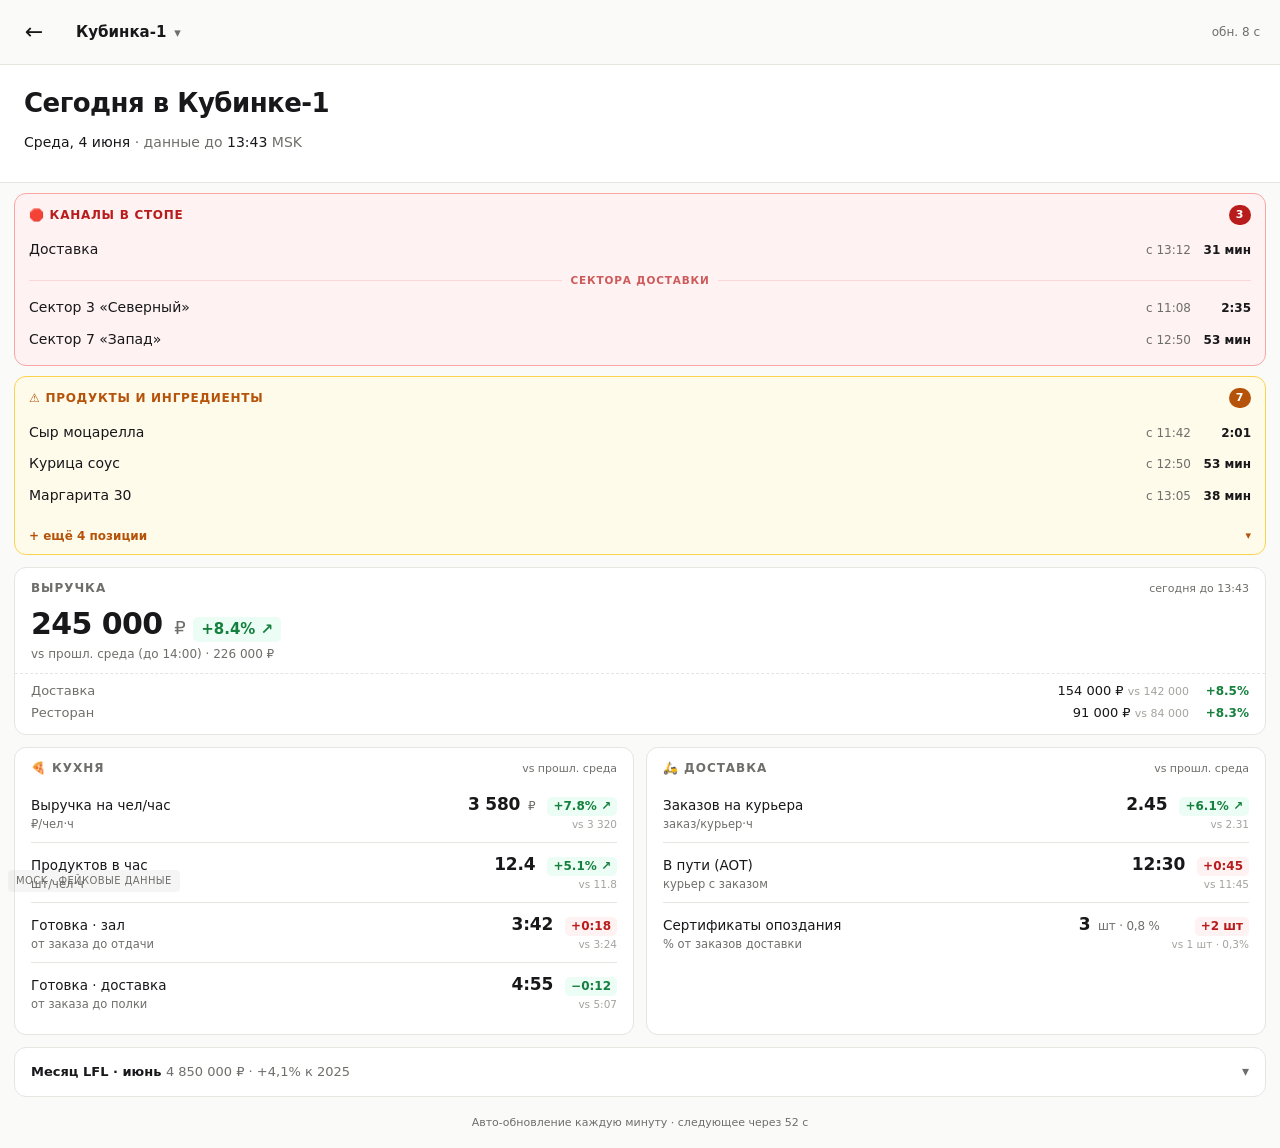
<file: docs/mockups/day-mock.html>
<!doctype html>
<html lang="ru">
<head>
<meta charset="utf-8">
<meta name="viewport" content="width=device-width, initial-scale=1, viewport-fit=cover">
<meta name="format-detection"
      content="telephone=no, address=no, email=no, date=no">
<title>Кубинка-1 · день — мокап</title>
<style>
:root {
  --bg:        #fafaf9;
  --card:      #ffffff;
  --border:    #e7e5e0;
  --border-strong: #d4d4cf;
  --text:      #18181b;
  --muted:     #6e6e6a;
  --muted-2:   #a3a39e;
  --pos:       #15803d;
  --pos-bg:    #ecfdf5;
  --neg:       #b91c1c;
  --neg-bg:    #fef2f2;
  --warn:      #b45309;
  --warn-bg:   #fffbeb;
  --warn-border: #fcd34d;
  --crit-bg:   #fef2f2;
  --crit-border: #fca5a5;
}
* { box-sizing: border-box; -webkit-tap-highlight-color: transparent; }
html, body { margin: 0; padding: 0; }
body {
  background: var(--bg);
  color: var(--text);
  font-family: -apple-system, BlinkMacSystemFont, "Inter", "SF Pro Text",
               "Segoe UI", system-ui, sans-serif;
  font-size: 15px; line-height: 1.4;
  -webkit-font-smoothing: antialiased;
  font-feature-settings: "tnum" 1, "lnum" 1;
}
a[href^="tel:"], a[href^="sms:"], a[href^="mailto:"] {
  color: inherit; text-decoration: none; pointer-events: none;
}

/* ─── Top bar ─── */
.topbar {
  display: flex; align-items: center; gap: 8px;
  padding: 10px 12px;
  background: rgba(250,250,249,0.92);
  border-bottom: 1px solid var(--border);
  position: sticky; top: 0; z-index: 10;
  backdrop-filter: blur(10px);
}
.back-btn {
  width: 44px; height: 44px;
  display: inline-flex; align-items: center; justify-content: center;
  border-radius: 8px;
  text-decoration: none; color: var(--text);
  font-size: 22px; flex-shrink: 0;
}
.back-btn:hover { background: rgba(0,0,0,0.04); }
.pizz-select {
  flex: 1; display: flex; align-items: center; gap: 6px;
  background: none; border: 0; padding: 8px 12px;
  font-family: inherit; font-size: 15px; font-weight: 600;
  color: var(--text); cursor: pointer;
  border-radius: 8px; text-align: left;
  min-height: 36px;
}
.pizz-select:hover { background: rgba(0,0,0,0.04); }
.pizz-select .chevron {
  font-size: 13px; color: var(--muted); margin-left: 2px;
}
.topbar-refresh { font-size: 12px; color: var(--muted); white-space: nowrap;
                  padding: 4px 8px; }

/* ─── Page header ─── */
.page-header {
  padding: 18px 16px 14px;
  border-bottom: 1px solid var(--border);
  background: #ffffff;
}
.page-h1 {
  font-size: 22px; font-weight: 700; letter-spacing: -0.02em;
  margin: 0 0 4px; line-height: 1.15;
}
.page-subtitle {
  font-size: 13px; color: var(--muted);
}
.page-subtitle .accent { color: var(--text); font-weight: 500; }
@media (min-width: 720px) {
  .page-header { padding: 24px 24px 16px; }
  .page-h1 { font-size: 26px; }
  .page-subtitle { font-size: 14px; }
}

/* ─── Alert blocks ─── */
.alert {
  margin: 10px 14px 0;
  border-radius: 12px;
  border: 1px solid var(--border);
  background: var(--card);
  overflow: hidden;
}
.alert-head {
  display: flex; align-items: center; justify-content: space-between;
  padding: 11px 14px;
  font-size: 12px; letter-spacing: 0.06em; text-transform: uppercase;
  font-weight: 700;
}
.alert-head .count {
  font-size: 11px; font-weight: 700;
  padding: 2px 7px; border-radius: 10px;
  font-feature-settings: "tnum";
}
.alert-list {
  padding: 0 14px 12px;
  display: flex; flex-direction: column; gap: 4px;
}
.alert-row {
  display: grid; grid-template-columns: 1fr auto auto;
  align-items: baseline; gap: 8px;
  font-size: 14px; font-variant-numeric: tabular-nums;
  padding: 4px 0;
}
.alert-row .since { color: var(--muted); font-size: 12px; }
.alert-row .duration {
  color: var(--text); font-size: 12px; font-weight: 600;
  min-width: 52px; text-align: right;
}

/* подзаголовок внутри alert-list ("Сектора доставки") */
.alert-subhead {
  display: flex; align-items: center; gap: 8px;
  font-size: 10.5px; letter-spacing: 0.08em; text-transform: uppercase;
  color: var(--neg); opacity: 0.7; font-weight: 700;
  padding: 6px 0 2px;
}
.alert-subhead::before, .alert-subhead::after {
  content: ""; flex: 1; height: 1px;
  background: var(--crit-border); opacity: 0.5;
}

.alert.crit {
  background: var(--crit-bg);
  border-color: var(--crit-border);
}
.alert.crit .alert-head { color: var(--neg); }
.alert.crit .alert-head .count { background: var(--neg); color: white; }

.alert.warn {
  background: var(--warn-bg);
  border-color: var(--warn-border);
}
.alert.warn .alert-head { color: var(--warn); }
.alert.warn .alert-head .count {
  background: var(--warn); color: white;
}

/* Раскрывающийся список «ещё N» в alert */
.alert details {
  margin: 0 0 6px;
}
.alert details summary {
  list-style: none;
  cursor: pointer;
  padding: 6px 14px 4px;
  font-size: 12px; font-weight: 600;
  color: var(--warn);
  display: flex; align-items: center; gap: 6px;
}
.alert details summary::-webkit-details-marker { display: none; }
.alert details summary:hover { text-decoration: underline; }
.alert details summary .chev {
  font-size: 11px; transition: transform 0.15s;
}
.alert details[open] summary .chev { transform: rotate(180deg); }
.alert details summary .more-text {
  flex: 1;
}
.alert details[open] summary { display: none; }
.alert details .alert-list.extra {
  padding-top: 0;
  border-top: 1px dashed var(--warn-border);
}

/* ─── Section blocks (cards) ─── */
.section {
  margin: 12px 14px 0;
  background: var(--card);
  border: 1px solid var(--border);
  border-radius: 12px;
  overflow: hidden;
}
.section-head {
  display: flex; align-items: baseline; justify-content: space-between;
  padding: 12px 16px 6px;
  gap: 8px;
}
.section-label {
  font-size: 12px; letter-spacing: 0.08em; text-transform: uppercase;
  color: var(--muted); font-weight: 700;
}
.section-aside {
  font-size: 11px; color: var(--muted);
}

/* Большая цифра выручки */
.revenue-main {
  padding: 4px 16px 4px;
  display: flex; align-items: baseline; gap: 8px; flex-wrap: wrap;
}
.revenue-num {
  font-size: 30px; font-weight: 700; letter-spacing: -0.02em;
  font-variant-numeric: tabular-nums; line-height: 1.1;
}
.revenue-num .unit { color: var(--muted); font-weight: 500;
                     font-size: 0.6em; margin-left: 2px; }
.revenue-delta {
  font-size: 15px; font-weight: 600;
  padding: 2px 8px; border-radius: 5px;
}
.revenue-delta.pos { color: var(--pos); background: var(--pos-bg); }
.revenue-delta.neg { color: var(--neg); background: var(--neg-bg); }
.revenue-baseline {
  padding: 0 16px 10px;
  font-size: 12px; color: var(--muted);
  font-variant-numeric: tabular-nums;
}

/* Канальная разбивка под выручкой */
.channels-table {
  border-top: 1px dashed var(--border);
  padding: 8px 16px 12px;
  display: flex; flex-direction: column; gap: 4px;
}
.ch-row {
  display: grid; grid-template-columns: 1fr auto auto;
  gap: 10px; align-items: baseline;
  font-variant-numeric: tabular-nums; font-size: 13px;
}
.ch-row .ch-name { color: var(--muted); }
.ch-row .ch-val  { font-weight: 500; text-align: right; }
.ch-row .ch-base { color: var(--muted-2); font-size: 11px; }
.ch-row .ch-delta { font-weight: 600; font-size: 12px;
                    min-width: 50px; text-align: right; }
.ch-row .ch-delta.pos { color: var(--pos); }
.ch-row .ch-delta.neg { color: var(--neg); }

/* Списки метрик (общий формат для Кухни и Доставки) */
.metric-list {
  padding: 0 16px 12px;
  display: flex; flex-direction: column;
}
.metric-row {
  display: grid;
  grid-template-columns: 1fr auto auto;
  align-items: baseline;
  gap: 12px;
  padding: 10px 0;
  border-bottom: 1px solid var(--border);
  font-variant-numeric: tabular-nums;
}
.metric-row:last-child { border-bottom: 0; }
.metric-name {
  font-size: 13.5px; color: var(--text);
}
.metric-name .sub {
  color: var(--muted); font-size: 11.5px;
  display: block; margin-top: 1px; font-weight: 400;
}
.metric-val {
  font-size: 17px; font-weight: 700;
  letter-spacing: -0.01em;
  text-align: right;
}
.metric-val .unit { color: var(--muted); font-weight: 500;
                    font-size: 0.7em; margin-left: 2px; }
.metric-meta {
  text-align: right;
  display: flex; flex-direction: column; gap: 1px; align-items: flex-end;
}
.metric-delta {
  font-size: 12px; font-weight: 600;
  padding: 1px 6px; border-radius: 5px;
  white-space: nowrap;
}
.metric-delta.pos { color: var(--pos); background: var(--pos-bg); }
.metric-delta.neg { color: var(--neg); background: var(--neg-bg); }
.metric-base {
  font-size: 10.5px; color: var(--muted-2);
  white-space: nowrap;
}

/* KC-row — особый «жирный» итог внутри секции Кухня */
.kc-row {
  display: grid;
  grid-template-columns: 1fr auto auto;
  align-items: baseline;
  gap: 12px;
  padding: 12px 0 6px;
  border-top: 2px solid var(--border);
  margin-top: 4px;
  font-variant-numeric: tabular-nums;
}
.kc-row .metric-name { font-weight: 600; }
.kc-row .metric-val { font-size: 22px; }
.kc-target {
  font-size: 11.5px; font-weight: 600;
  padding: 2px 7px; border-radius: 5px;
  background: var(--pos-bg); color: var(--pos);
  white-space: nowrap;
}
.kc-target.miss { background: var(--neg-bg); color: var(--neg); }
.kc-extra {
  padding: 0 0 8px;
  font-size: 11.5px; color: var(--muted);
  font-variant-numeric: tabular-nums;
}

/* МЕСЯЦ — collapsible */
.month-block {
  margin: 12px 14px 0;
  background: var(--card);
  border: 1px solid var(--border);
  border-radius: 12px;
  overflow: hidden;
}
.month-block summary {
  list-style: none;
  cursor: pointer; padding: 14px 16px;
  display: flex; align-items: center; justify-content: space-between;
  font-size: 13px; font-weight: 600;
  color: var(--text);
}
.month-block summary::-webkit-details-marker { display: none; }
.month-block summary .chevron {
  color: var(--muted); font-size: 14px;
  transition: transform 0.15s;
}
.month-block[open] summary .chevron { transform: rotate(180deg); }
.month-block summary .summary-num {
  font-variant-numeric: tabular-nums;
  font-size: 13px; color: var(--muted); font-weight: 500;
  margin-right: 8px;
}
.month-block[open] summary { border-bottom: 1px solid var(--border); }
.month-body {
  padding: 0 16px 14px;
}

.page-foot {
  text-align: center; padding: 18px;
  font-size: 11px; color: var(--muted);
}

.mock-mark {
  position: fixed; bottom: 8px; left: 8px;
  background: rgba(0,0,0,0.04); color: var(--muted);
  font-size: 10px; padding: 4px 8px; border-radius: 4px;
  letter-spacing: 0.04em; text-transform: uppercase;
  pointer-events: none;
}

/* Desktop — 2-column для Кухни и Доставки на широких */
@media (min-width: 900px) {
  .day-grid {
    display: grid;
    grid-template-columns: 1fr 1fr;
    gap: 12px;
    margin: 12px 14px 0;
  }
  .day-grid .section { margin: 0; }
  .section.revenue { grid-column: 1 / -1; }
}
</style>
</head>
<body>

<header class="topbar">
  <a class="back-btn" href="/board" aria-label="К сети">←</a>
  <button class="pizz-select" type="button">
    Кубинка-1
    <span class="chevron">▾</span>
  </button>
  <div class="topbar-refresh">обн. 8 с</div>
</header>

<header class="page-header">
  <h1 class="page-h1">Сегодня в Кубинке-1</h1>
  <p class="page-subtitle">
    <span class="accent">Среда, 4 июня</span> ·
    данные до <span class="accent">13:43</span> MSK
  </p>
</header>

<!-- ALERT: каналы + сектора (критично) -->
<div class="alert crit">
  <div class="alert-head">
    <span>🛑 Каналы в стопе</span>
    <span class="count">3</span>
  </div>
  <div class="alert-list">
    <div class="alert-row">
      <span>Доставка</span>
      <span class="since">с 13:12</span>
      <span class="duration">31 мин</span>
    </div>
    <div class="alert-subhead">Сектора доставки</div>
    <div class="alert-row">
      <span>Сектор 3 «Северный»</span>
      <span class="since">с 11:08</span>
      <span class="duration">2:35</span>
    </div>
    <div class="alert-row">
      <span>Сектор 7 «Запад»</span>
      <span class="since">с 12:50</span>
      <span class="duration">53 мин</span>
    </div>
  </div>
</div>

<!-- ALERT: продукты + ингредиенты (раскрывающиеся) -->
<div class="alert warn">
  <div class="alert-head">
    <span>⚠️ Продукты и ингредиенты</span>
    <span class="count">7</span>
  </div>
  <div class="alert-list">
    <div class="alert-row">
      <span>Сыр моцарелла</span>
      <span class="since">с 11:42</span>
      <span class="duration">2:01</span>
    </div>
    <div class="alert-row">
      <span>Курица соус</span>
      <span class="since">с 12:50</span>
      <span class="duration">53 мин</span>
    </div>
    <div class="alert-row">
      <span>Маргарита 30</span>
      <span class="since">с 13:05</span>
      <span class="duration">38 мин</span>
    </div>
  </div>
  <details>
    <summary>
      <span class="more-text">+ ещё 4 позиции</span>
      <span class="chev">▾</span>
    </summary>
    <div class="alert-list extra">
      <div class="alert-row">
        <span>Пеперони 30</span>
        <span class="since">с 13:30</span>
        <span class="duration">13 мин</span>
      </div>
      <div class="alert-row">
        <span>Тесто 30 см</span>
        <span class="since">с 13:21</span>
        <span class="duration">22 мин</span>
      </div>
      <div class="alert-row">
        <span>Острый соус</span>
        <span class="since">с 13:33</span>
        <span class="duration">10 мин</span>
      </div>
      <div class="alert-row">
        <span>Ананас консерв.</span>
        <span class="since">с 09:15</span>
        <span class="duration">4:28</span>
      </div>
    </div>
  </details>
</div>

<!-- ВЫРУЧКА — главная цифра дня -->
<section class="section revenue" style="margin-top:12px">
  <div class="section-head">
    <span class="section-label">Выручка</span>
    <span class="section-aside">сегодня до 13:43</span>
  </div>
  <div class="revenue-main">
    <span class="revenue-num">245 000 <span class="unit">₽</span></span>
    <span class="revenue-delta pos">+8.4% ↗</span>
  </div>
  <div class="revenue-baseline">
    vs прошл. среда (до 14:00) · 226 000 ₽
  </div>
  <div class="channels-table">
    <div class="ch-row">
      <span class="ch-name">Доставка</span>
      <span class="ch-val">154 000 ₽
        <span class="ch-base">vs 142 000</span></span>
      <span class="ch-delta pos">+8.5%</span>
    </div>
    <div class="ch-row">
      <span class="ch-name">Ресторан</span>
      <span class="ch-val">91 000 ₽
        <span class="ch-base">vs 84 000</span></span>
      <span class="ch-delta pos">+8.3%</span>
    </div>
  </div>
</section>

<div class="day-grid">

<!-- КУХНЯ -->
<section class="section">
  <div class="section-head">
    <span class="section-label">🍕 Кухня</span>
    <span class="section-aside">vs прошл. среда</span>
  </div>
  <div class="metric-list">
    <div class="metric-row">
      <span class="metric-name">
        Выручка на чел/час
        <span class="sub">₽/чел·ч</span>
      </span>
      <span class="metric-val">3 580 <span class="unit">₽</span></span>
      <span class="metric-meta">
        <span class="metric-delta pos">+7.8% ↗</span>
        <span class="metric-base">vs 3 320</span>
      </span>
    </div>
    <div class="metric-row">
      <span class="metric-name">
        Продуктов в час
        <span class="sub">шт/чел·ч</span>
      </span>
      <span class="metric-val">12.4</span>
      <span class="metric-meta">
        <span class="metric-delta pos">+5.1% ↗</span>
        <span class="metric-base">vs 11.8</span>
      </span>
    </div>
    <div class="metric-row">
      <span class="metric-name">
        Готовка · зал
        <span class="sub">от заказа до отдачи</span>
      </span>
      <span class="metric-val">3:42</span>
      <span class="metric-meta">
        <span class="metric-delta neg">+0:18</span>
        <span class="metric-base">vs 3:24</span>
      </span>
    </div>
    <div class="metric-row">
      <span class="metric-name">
        Готовка · доставка
        <span class="sub">от заказа до полки</span>
      </span>
      <span class="metric-val">4:55</span>
      <span class="metric-meta">
        <span class="metric-delta pos">−0:12</span>
        <span class="metric-base">vs 5:07</span>
      </span>
    </div>
  </div>
</section>

<!-- ДОСТАВКА -->
<section class="section">
  <div class="section-head">
    <span class="section-label">🛵 Доставка</span>
    <span class="section-aside">vs прошл. среда</span>
  </div>
  <div class="metric-list">
    <div class="metric-row">
      <span class="metric-name">
        Заказов на курьера
        <span class="sub">заказ/курьер·ч</span>
      </span>
      <span class="metric-val">2.45</span>
      <span class="metric-meta">
        <span class="metric-delta pos">+6.1% ↗</span>
        <span class="metric-base">vs 2.31</span>
      </span>
    </div>
    <div class="metric-row">
      <span class="metric-name">
        В пути (AOT)
        <span class="sub">курьер с заказом</span>
      </span>
      <span class="metric-val">12:30</span>
      <span class="metric-meta">
        <span class="metric-delta neg">+0:45</span>
        <span class="metric-base">vs 11:45</span>
      </span>
    </div>
    <div class="metric-row">
      <span class="metric-name">
        Сертификаты опоздания
        <span class="sub">% от заказов доставки</span>
      </span>
      <span class="metric-val">3 <span class="unit">шт · 0,8 %</span></span>
      <span class="metric-meta">
        <span class="metric-delta neg">+2 шт</span>
        <span class="metric-base">vs 1 шт · 0,3%</span>
      </span>
    </div>
  </div>
</section>

</div>

<!-- МЕСЯЦ — collapsible -->
<details class="month-block">
  <summary>
    <span>
      Месяц LFL · июнь
      <span class="summary-num">4 850 000 ₽ · +4,1% к 2025</span>
    </span>
    <span class="chevron">▾</span>
  </summary>
  <div class="month-body">
    <div class="revenue-main" style="padding: 10px 0 4px;">
      <span class="revenue-num">4 850 000 <span class="unit">₽</span></span>
      <span class="revenue-delta pos">+4.1% ↗</span>
    </div>
    <div class="revenue-baseline" style="padding-left:0;padding-right:0">
      vs июнь 2025 (до 4 июня 14:00) · 4 660 000 ₽
    </div>
    <div class="channels-table" style="padding-left:0;padding-right:0">
      <div class="ch-row">
        <span class="ch-name">Доставка</span>
        <span class="ch-val">3 080 000 ₽
          <span class="ch-base">vs 2 928 000</span></span>
        <span class="ch-delta pos">+5.2%</span>
      </div>
      <div class="ch-row">
        <span class="ch-name">Ресторан</span>
        <span class="ch-val">1 770 000 ₽
          <span class="ch-base">vs 1 732 000</span></span>
        <span class="ch-delta pos">+2.4%</span>
      </div>
    </div>
    <div class="kc-extra" style="margin-top:14px;padding-top:14px;border-top:1px dashed var(--border)">
      <strong style="color:var(--text);font-size:13.5px">Прогноз июня ≈ 31 200 000 ₽</strong>
      &nbsp;<span class="metric-delta pos">+4.0%</span>&nbsp;
      vs LY 30 000 000 ₽ · по LFL
    </div>
  </div>
</details>

<footer class="page-foot">
  Авто-обновление каждую минуту · следующее через 52 с
</footer>

<div class="mock-mark">mock · фейковые данные</div>

</body>
</html>
</file>
<file: static/styles.css>
:root {
  color-scheme: light;
  --bg: #f7f8fa;
  --card: #ffffff;
  --text: #1a1f2e;
  --muted: #6b7280;
  --border: #e5e7eb;
  --border-light: #f1f3f5;
  --primary: #3b82f6;
  --primary-dark: #2563eb;
  --success: #10b981;
  --success-bg: #dcfce7;
  --danger: #ef4444;
  --danger-bg: #fee2e2;
  --warning: #f59e0b;
  --header: #1a1f2e;
}

* { box-sizing: border-box; margin: 0; padding: 0; }

/* Резервируем место под вертикальный скроллбар всегда — иначе при
 * переключении skeleton ↔ полный дашборд страница то умещается в
 * viewport, то нет, scrollbar появляется/исчезает, и весь топбар
 * (право-выровненный) дёргается на ~15px. */
html { scrollbar-gutter: stable; }

/* --- Loading: thin running bar at top + skeleton shimmer --- */
.loading-bar {
  position: fixed; top: 0; left: 0; right: 0; height: 2px; z-index: 9999;
  background: linear-gradient(90deg, transparent 0%, var(--success) 50%, transparent 100%);
  background-size: 50% 100%; background-repeat: no-repeat;
  animation: loading-bar-slide 1.2s linear infinite;
  pointer-events: none;
}
@keyframes loading-bar-slide {
  0%   { background-position: -50% 0; }
  100% { background-position: 150% 0; }
}

@keyframes skel-shimmer {
  0%   { background-position: 200% 0; }
  100% { background-position: -200% 0; }
}
.skel {
  background: linear-gradient(90deg, #ecedef 25%, #f5f6f7 50%, #ecedef 75%);
  background-size: 200% 100%;
  border-radius: 4px;
  animation: skel-shimmer 1.4s ease-in-out infinite;
  display: inline-block;
}

/* Skeleton-карточка: повторяет структуру реальной (см. .card) */
.card-skel {
  background: var(--card);
  border: 1px solid var(--border);
  border-left: 3px solid #d1d5db;
  border-radius: 10px;
  padding: 12px 14px;
  min-height: 220px;
}
.card-skel .skel-title { width: 50%; height: 14px; margin-bottom: 14px; display: block; }
.card-skel .skel-section { width: 40%; height: 10px; margin: 8px 0 10px; display: block; }
.card-skel .skel-fin { display: grid; grid-template-columns: 1fr 1fr; gap: 8px; margin-bottom: 12px; }
.card-skel .skel-fin > div { background: var(--bg); border-radius: 8px; padding: 10px 12px; }
.card-skel .skel-fin .skel-l { width: 40%; height: 9px; margin-bottom: 8px; display: block; }
.card-skel .skel-fin .skel-v { width: 70%; height: 18px; display: block; }
.card-skel .skel-tiles { display: grid; grid-template-columns: repeat(4, 1fr); gap: 6px; }
.card-skel .skel-tiles > div { background: var(--bg); border-radius: 6px; padding: 6px 8px; }
.card-skel .skel-tiles .skel-l { width: 40%; height: 8px; margin-bottom: 5px; display: block; }
.card-skel .skel-tiles .skel-v { width: 60%; height: 14px; display: block; }

/* Empty-state когда ни одной пиццерии не выбрано */
.empty-state {
  grid-column: 1 / -1;
  display: flex; flex-direction: column;
  padding: 36px 40px; gap: 18px;
  background: var(--card); border: 1px dashed var(--border);
  border-radius: 12px;
}
.empty-state-title { font-size: 18px; font-weight: 600; color: var(--text); }
.empty-state-sub { font-size: 13px; color: var(--muted); max-width: 580px; line-height: 1.5; }
.empty-state-steps {
  display: grid; grid-template-columns: repeat(3, 1fr); gap: 16px;
  margin-top: 6px;
}
.empty-state-step {
  display: flex; align-items: flex-start; gap: 12px;
  background: var(--bg); border-radius: 10px;
  padding: 14px 16px;
}
.empty-state-step-num {
  flex: 0 0 28px; height: 28px; border-radius: 50%;
  background: var(--primary); color: white;
  display: inline-flex; align-items: center; justify-content: center;
  font-weight: 600; font-size: 13px;
}
.empty-state-step.is-done .empty-state-step-num {
  background: var(--success);
}
.empty-state-step-title { font-size: 14px; font-weight: 600; color: var(--text); margin-bottom: 2px; }
.empty-state-step-sub { font-size: 12px; color: var(--muted); line-height: 1.4; }

/* Подсказки в топбаре и сайдбаре, видимые только в начальном состоянии.
 * С момента появления самодостаточного empty-state («Дашборд P&L · с
 * чего начать» с тремя пронумерованными шагами) пилюли стали избыточны
 * и в Safari/Chrome выглядели громоздко. Скрыты глобально — оставлены
 * стили на случай, если решим вернуть. */
.tb-hint { display: none !important; }
.tb-hint.__keep-styles {
  display: inline-flex; align-items: center; gap: 6px;
  padding: 4px 10px;
  font-size: 12px; font-weight: 500;
  background: #eff6ff; color: #1d4ed8;
  border: 1px solid #93c5fd;
  border-radius: 999px;
  white-space: nowrap;
  /* Внутри .panel h3 наследовалось text-transform: uppercase — гасим, чтобы
     обе подсказки выглядели одинаково (sentence-case). */
  text-transform: none; letter-spacing: 0;
  animation: tb-hint-bob 1.8s ease-in-out infinite;
}
.tb-hint-arrow { font-size: 14px; line-height: 1; }
.tb-hint-num {
  flex: 0 0 18px; height: 18px; border-radius: 50%;
  background: #1d4ed8; color: white;
  display: inline-flex; align-items: center; justify-content: center;
  font-weight: 600; font-size: 11px;
}
@keyframes tb-hint-bob {
  0%, 100% { transform: translateX(0); }
  50% { transform: translateX(-3px); }
}
/* Inline-вариант для сайдбара — без анимации (h3 уже привлекает внимание),
 * с другой направленностью «дёргания» и более компактный. */
.tb-hint.tb-hint-inline {
  margin-left: 8px;
  padding: 2px 8px;
  font-size: 11px;
  animation: none;
}
.tb-hint.tb-hint-inline .tb-hint-num {
  flex: 0 0 16px; height: 16px; font-size: 10px;
}

/* Skeleton-таблица детализации */
.table-skel-row td { padding: 6px 10px; border-bottom: 1px solid var(--border-light); }
.table-skel-row .skel-cell { display: block; height: 10px; border-radius: 3px;
  background: linear-gradient(90deg, #ecedef 25%, #f5f6f7 50%, #ecedef 75%);
  background-size: 200% 100%; animation: skel-shimmer 1.4s ease-in-out infinite; }


body {
  font-family: -apple-system, BlinkMacSystemFont, "Segoe UI", Roboto, sans-serif;
  background: var(--bg);
  color: var(--text);
  font-size: 14px;
  line-height: 1.5;
  min-height: 100vh;
  /* Селектор проектов спрятан под hamburger (overlay-drawer).
     Layout — одна колонка под topbar, без grid-sidebar. */
  display: grid;
  grid-template-columns: 1fr;
  grid-template-rows: auto 1fr;  /* было 56px — двухъярусная шапка ~94px не влезала */
  grid-template-areas: "top" "main";
}

.topbar {
  grid-area: top;
  background: white;
  border-bottom: 1px solid var(--border);
  padding: 0 20px;
  display: flex;
  align-items: center;
  justify-content: space-between;
  gap: 20px;
  flex-wrap: wrap;
  position: sticky; top: 0; z-index: 100;
}
.brand { font-size: 15px; }
.brand strong { color: var(--text); }
.muted { color: var(--muted); }

.controls {
  display: flex; align-items: center; gap: 12px; flex-wrap: wrap;
  font-size: 13px;
  /* S13.1: расширяемся на всё доступное справа от brand и распределяем
   * left/right через space-between, чтобы скрытие LFL/⟳/freshness
   * (в Период) не двигало левый кластер. */
  flex: 1; justify-content: space-between;
}
.controls-left, .controls-right {
  display: flex; align-items: center; gap: 12px; flex-wrap: wrap;
  /* Safari иначе растягивал .controls-left, и подсказка «Выбери»
   * улетала к правому краю кластера (в Chrome packing flex-start работал).
   * Явный flex: 0 0 auto — гарантия, что блок занимает только содержимое. */
  flex: 0 0 auto;
  justify-content: flex-start;
}

/* Топбар: блок текущего пользователя справа.
   Показывается только после успешной загрузки /auth/me — до этого .hidden. */
.user-menu {
  display: inline-flex; align-items: center; gap: 8px;
  padding: 4px 4px 4px 10px;
  background: white;
  border: 1px solid var(--border);
  border-radius: 6px;
  font-size: 13px;
}
.user-menu.hidden { display: none; }
.user-menu-name {
  color: var(--text); font-weight: 500;
  max-width: 160px;
  white-space: nowrap; overflow: hidden; text-overflow: ellipsis;
}
.user-menu-logout {
  padding: 4px 10px;
  font-size: 12px; font-weight: 500;
  color: var(--muted);
  background: transparent;
  border: 1px solid transparent;
  border-radius: 4px;
  cursor: pointer;
  display: inline-flex; align-items: center; gap: 6px;
}
.user-menu-logout .ic-logout { display: none; }  /* десктоп — текст «Выйти» */
.user-menu-logout:hover {
  color: var(--danger);
  border-color: var(--border);
  background: #fef2f2;
}
.controls label { display: inline-flex; align-items: center; gap: 6px; }
.controls label.inline { font-weight: 400; }

/* Подпись «МЕСЯЦ» возле селектора. Стиль B2B-капитель: uppercase
 * + letter-spacing + muted-цвет — заметнее обычного 13px-текста,
 * но не давит на основной контент. */
.tb-field-label > span:first-child {
  font-size: 11px;
  font-weight: 600;
  letter-spacing: 0.6px;
  text-transform: uppercase;
  color: var(--muted);
}

input[type="date"], select {
  padding: 5px 8px; border: 1px solid var(--border);
  border-radius: 6px; font: inherit; font-size: 13px;
  background: white;
}

/* Safari (и Firefox) рисует на <select> свои нативные стрелки + синюю
 * подложку, игнорируя border-radius — селектор «выпадает» из стиля
 * остальных контролов топбара. Сбрасываем appearance и подставляем
 * единый шеврон через background-image (inline SVG, ничего не грузит). */
select {
  -webkit-appearance: none;
  -moz-appearance: none;
  appearance: none;
  background-image: url("data:image/svg+xml,%3Csvg xmlns='http://www.w3.org/2000/svg' width='10' height='6' viewBox='0 0 10 6'%3E%3Cpath fill='none' stroke='%236b7280' stroke-width='1.5' stroke-linecap='round' stroke-linejoin='round' d='M1 1l4 4 4-4'/%3E%3C/svg%3E");
  background-repeat: no-repeat;
  background-position: right 10px center;
  padding-right: 28px;
}
/* Убираем нативный «outline» от стрелки в IE/Edge */
select::-ms-expand { display: none; }

button {
  padding: 6px 14px; border-radius: 6px; border: 1px solid var(--border);
  background: white; cursor: pointer; font: inherit; font-size: 13px;
  font-weight: 500; transition: background .15s;
}
button:hover { background: var(--bg); }
.btn-primary {
  background: var(--primary); color: white; border-color: var(--primary);
}
.btn-primary:hover { background: var(--primary-dark); }
/* Кнопка «Применить» в режиме «Период»: приглушена, пока диапазон не
   менялся; акцент + кольцо, когда есть несохранённый выбор. */
.period-apply-btn { white-space: nowrap; }
.period-apply-btn:not(.is-dirty) { opacity: 0.55; }
.period-apply-btn.is-dirty { box-shadow: 0 0 0 3px rgba(37,99,235,0.28); }
.btn-secondary { border-color: var(--border); }
/* <a class="btn-secondary"> должен выглядеть как кнопка, не как ссылка.
   Используется для «⚙ Настройки» в правом кластере топбара. */
a.btn-secondary {
  display: inline-flex; align-items: center; gap: 6px;
  padding: 6px 10px; min-height: 32px;
  background: white;
  border: 1px solid var(--border);
  border-radius: 6px;
  font-size: 13px; font-weight: 500;
  color: var(--text);
  text-decoration: none;
  transition: background-color .12s;
}
a.btn-secondary:hover { background: var(--bg); }

/* --- Ops freshness indicator (S3.6) --- */
.ops-refresh-btn {
  display: inline-flex; align-items: center; gap: 5px;
  padding: 5px 10px;
  font-size: 13px;
}
.ops-refresh-btn .ic-refresh {
  width: 13px; height: 13px; flex-shrink: 0; color: var(--muted);
}
.ops-refresh-btn:hover .ic-refresh { color: inherit; }
.ops-refresh-btn:disabled { opacity: 0.5; cursor: not-allowed; }
.ops-refresh-btn.spinning .ic-refresh {
  animation: ops-spin 0.8s linear infinite;
}
@keyframes ops-spin { from { transform: rotate(0deg); } to { transform: rotate(360deg); } }

.ops-freshness {
  display: inline-flex; align-items: center; gap: 6px;
  font-size: 12px; line-height: 1.4;
  /* Унифицируем высоту с селектом и кнопкой Метрики (~30px) и
   * выравниваем border-radius — раньше топбар выглядел как зоопарк
   * из элементов разной формы и высоты (S3.6 + S12.2 + UX-5). */
  padding: 5px 10px;
  border: 1px solid;
  border-radius: 6px;
  min-width: 168px;
  justify-content: center;
}

/* Pill-segment toggle [День][Месяц][Период] — общий стиль с /board.
 * Активная кнопка — синяя, как «День» на /board. */
.mode-toggle {
  display: inline-flex; gap: 0;
  background: rgba(0,0,0,0.04);
  border-radius: 8px;
  padding: 3px;
  font-size: 13px;
  flex-shrink: 0;
}
.mode-toggle-btn {
  border: 0; background: transparent; cursor: pointer;
  padding: 6px 12px; border-radius: 6px;
  min-height: 30px; font-family: inherit;
  font-size: 13px; font-weight: 500;
  color: var(--muted);
  text-decoration: none; line-height: 1;
  display: inline-flex; align-items: center;
  transition: background-color .12s, color .12s;
}
.mode-toggle-btn:hover:not(.is-active) { color: var(--text); }
.mode-toggle-btn.is-active {
  background: #2563eb; color: white;
  box-shadow: 0 1px 2px rgba(37,99,235,0.25);
}

/* UX-5: LFL-toggle как сегментная кнопка-pill вместо мелкого чекбокса. */
.lfl-toggle {
  display: inline-flex; align-items: center;
  cursor: pointer; user-select: none;
}
.lfl-toggle input[type="checkbox"] {
  position: absolute; opacity: 0; pointer-events: none;
}
.lfl-pill {
  display: inline-flex; align-items: center; gap: 6px;
  /* Подгоняем под высоту селекта/кнопки/бейджа (~30px) и выравниваем
   * скругление с остальным топбаром (раньше было 999px — выбивалось). */
  padding: 5px 12px;
  font-size: 13px; line-height: 1.3;
  background: var(--bg, #f9fafb);
  border: 1px solid var(--border, #e5e7eb);
  border-radius: 6px;
  color: var(--muted, #6b7280);
  transition: background-color .12s ease, border-color .12s ease, color .12s ease;
}
.lfl-pill-label { font-weight: 600; letter-spacing: .3px; }
.lfl-pill-state { font-weight: 500; }
.lfl-pill-state::before {
  content: ""; display: inline-block;
  width: 8px; height: 8px; border-radius: 50%;
  background: currentColor; opacity: .35;
  margin-right: 5px; vertical-align: middle;
}
.lfl-toggle input:checked + .lfl-pill {
  background: #eff6ff;
  border-color: #93c5fd;
  color: #1d4ed8;
}
.lfl-toggle input:checked + .lfl-pill .lfl-pill-state::before { opacity: 1; }
.lfl-toggle:hover .lfl-pill {
  border-color: #cbd5e1;
}
.lfl-toggle input:focus-visible + .lfl-pill {
  outline: 2px solid #93c5fd; outline-offset: 2px;
}
.ops-freshness::before {
  content: ""; width: 6px; height: 6px; border-radius: 50%;
  display: inline-block; background: currentColor;
}
/* Палитра подобрана под существующие .tile-ok/.tile-bad — emerald/coral,
 * не лайм/жжёный-янтарь. */
.ops-freshness.f-green { background: #ecfdf5; border-color: #a7f3d0; color: #047857; }
.ops-freshness.f-amber { background: #fffbeb; border-color: #fde68a; color: #92400e; }
.ops-freshness.f-red   { background: #fef2f2; border-color: #fecaca; color: #b91c1c; }
.ops-freshness.f-gray  { background: var(--bg); border-color: var(--border); color: var(--muted); }
.ops-freshness.f-green::before { background: #047857; }
.ops-freshness.syncing::before { animation: ops-sync-pulse 1s ease-in-out infinite; }
@keyframes ops-sync-pulse { 0%,100% { opacity: 1; } 50% { opacity: 0.3; } }
.ops-freshness.f-amber::before { background: #b45309; }
.ops-freshness.f-red::before   { background: #b91c1c; }
.ops-freshness.f-gray::before  { background: var(--muted); }
.hidden { display: none !important; }

.panel {
  /* Всегда off-canvas overlay (как раньше было только на мобильном) */
  position: fixed;
  top: var(--topbar-h, 56px);
  left: 0;
  width: min(280px, 80vw);
  height: calc(100vh - var(--topbar-h, 56px));
  height: calc(100dvh - var(--topbar-h, 56px)); /* dvh = видимая высота на мобиле (тулбары браузера), иначе sticky «Применить» уезжает за экран */
  background: white;
  border-right: 1px solid var(--border);
  padding: 16px;
  overflow-y: auto;
  /* ВЫШЕ backdrop (z=99)! При 90 затемнение ложилось ПОВЕРХ панели и
     съедало все клики по тумблерам — «селектор не работает» на десктопе.
     В mobile-@media уже было 100, поэтому на телефонах работало. */
  z-index: 100;
  transform: translateX(-100%);
  transition: transform 0.22s ease;
}
body.drawer-open .panel { transform: translateX(0); }
.panel-head {
  display: flex; align-items: center; justify-content: space-between;
  margin-bottom: 10px;
}
.panel-head h3 { margin-bottom: 0; }
.panel h3 {
  font-size: 11px; font-weight: 600; text-transform: uppercase;
  letter-spacing: .5px; color: var(--muted); margin-bottom: 10px;
}
/* × закрытия панели — как drawer-close у Пульса */
.drawer-close {
  background: none; border: 0; cursor: pointer;
  width: 28px; height: 28px;
  display: inline-flex; align-items: center; justify-content: center;
  font-size: 20px; color: var(--muted); border-radius: 4px;
}
.drawer-close:hover { background: rgba(0,0,0,0.05); color: var(--text); }
.projects-list label {
  display: flex; align-items: center; gap: 8px;
  padding: 6px 4px; cursor: pointer; font-size: 13px;
  border-radius: 4px;
}
.projects-list label:hover { background: var(--bg); }

/* Группы проектов в сайдбаре — сворачиваемые секции по project_group_title.
   Каждая группа: clickable header с кареткой + счётчик «выбрано/всего» +
   actions «Все/Никого» и список чекбоксов под ним. */
.proj-group { margin-bottom: 6px; }
.proj-group-head {
  display: flex; align-items: center; gap: 6px;
  padding: 6px 4px;
  font-size: 11px; font-weight: 600;
  color: var(--text);
  text-transform: uppercase; letter-spacing: .3px;
  cursor: pointer;
  user-select: none;
  border-radius: 4px;
}
.proj-group-head:hover { background: var(--bg); }
.proj-group-caret {
  display: inline-block; width: 10px; flex-shrink: 0;
  font-size: 10px; color: var(--muted);
}
.proj-group-title {
  flex: 1 1 auto;
  white-space: nowrap; overflow: hidden; text-overflow: ellipsis;
}
.proj-group-count {
  font-weight: 500;
  color: var(--muted);
  font-size: 10px;
  letter-spacing: 0;
}
.proj-group-body { padding-left: 4px; }
.proj-group-body[hidden] { display: none; }
/* Строка проекта: тумблер слева + имя с отступом (tree-view).
   Вся строка — label: клик по имени тоже переключает тумблер
   (UX P0: switch 28×16 слишком мелкий тач-таргет сам по себе). */
.proj-row {
  display: flex;
  align-items: center;
  gap: 8px;
  padding: 4px 4px 4px 24px;
  border-radius: 3px;
  cursor: pointer;
  font-size: 12px;
  line-height: 1.3;
  user-select: none;
}
.proj-row:hover { background: var(--bg, #f3f4f6); }
@media (max-width: 768px) {
  /* Apple HIG: тач-таргет ≥44px. Строка целиком кликабельна. */
  .proj-row { padding: 11px 8px 11px 24px; min-height: 44px; font-size: 13px; }
}
.proj-row .proj-name {
  flex: 1 1 auto;
  white-space: nowrap;
  overflow: hidden;
  text-overflow: ellipsis;
  color: var(--text);
}
/* Чтобы клик на тумблер группы не сворачивал группу */
.proj-group-head .switch { flex-shrink: 0; }
.proj-group-actions {
  display: flex; gap: 4px;
  padding: 4px 4px 6px;
}
.proj-group-actions button {
  flex: 1;
  font-size: 10px;
  padding: 2px 6px;
  border-radius: 3px;
  font-weight: 500;
}

.workspace {
  grid-area: main;
  padding: 20px;
  overflow-y: auto;
}

.cards {
  display: grid;
  grid-template-columns: repeat(auto-fit, minmax(380px, 1fr));
  gap: 14px;
  margin-bottom: 20px;
}
.card {
  background: white; border-radius: 10px; padding: 14px;
  border-left: 4px solid var(--border);
  box-shadow: 0 1px 2px rgba(0,0,0,.04);
  display: flex; flex-direction: column; gap: 10px;
}
.card.profit { border-left-color: var(--success); }
.card.loss { border-left-color: var(--danger); }
.card-title {
  font-size: 14px; font-weight: 700;
  color: var(--text);
}

/* ---- Блок внутри карточки ---- */
.card-block {
  display: flex; flex-direction: column; gap: 6px;
}
.card-block-head {
  font-size: 10px; font-weight: 600; color: var(--muted);
  text-transform: uppercase; letter-spacing: .4px;
}

/* ---- Grid плиток ---- */
.tile-grid {
  display: grid;
  gap: 6px;
}
.tile-grid-metrics {
  /* Flex, а не grid: плитки растягиваются на всю ширину КАЖДОЙ строки,
     в т.ч. при ручном разрыве (.tile-row-break). С grid auto-fit разрыв
     форсировал материализацию всех колонок → неполные ряды оставляли
     «дырку» справа. */
  display: flex;
  flex-wrap: wrap;
}
.tile-grid-metrics > .tile {
  flex: 1 1 84px;
  min-width: 84px;
}
.tile-grid-metrics > .tile-row-break {
  flex: 0 0 100%;   /* перенос строки: занимает всю ширину, высота 0 */
  min-width: 0;
}
/* S16.5: разделитель строк в попапе «⚙ Метрики». Невидимый элемент,
   принудительно занимает всю ширину ряда CSS Grid — следующая плитка
   гарантированно пойдёт с новой строки. */
.tile-row-break {
  grid-column: 1 / -1;
  height: 0;
  margin: 0;
  padding: 0;
  border: 0;
}
.tile-grid-fin {
  /* Выручка, Маржин, EBITDA, Net — 2 в ряд */
  grid-template-columns: repeat(2, 1fr);
}

/* ---- Плитка ---- */
.tile {
  background: #f9fafb;
  border: 1px solid var(--border-light);
  border-radius: 6px;
  padding: 6px 8px;
  display: flex; flex-direction: column; gap: 1px;
  min-width: 0;
  position: relative;
}
/* Красная «K» в углу плитки — применён налоговый коэффициент (KC/DC). */
.tile-coeff-badge {
  position: absolute;
  top: 3px; right: 5px;
  font-size: 10px; font-weight: 800; line-height: 1;
  color: #dc2626;
}
/* Баннер-подсказка о привязке Dodo IS (SSO) — фиксирован у нижнего края
   экрана (в grid-потоке body его выбрасывало в самый низ длинной страницы). */
.sso-banner[hidden] { display: none; }  /* атрибут hidden должен перебивать display:flex */
.sso-banner {
  position: fixed;
  left: 0; right: 0; bottom: 0;
  z-index: 200;
  display: flex; align-items: center; gap: 12px;
  background: #eff6ff; border-top: 1px solid #bfdbfe;
  color: #1e3a8a; font-size: 13px; padding: 10px 16px;
  box-shadow: 0 -2px 8px rgba(0,0,0,0.07);
}
.sso-banner-link {
  font-weight: 600; color: #1d4ed8; text-decoration: none;
  border: 1px solid #bfdbfe; border-radius: 5px; padding: 4px 10px; background: #fff;
}
.sso-banner-link:hover { background: #dbeafe; }
.sso-banner-close {
  margin-left: auto; background: none; border: none; font-size: 18px;
  line-height: 1; color: #1e3a8a; cursor: pointer; opacity: .7;
}
.sso-banner-close:hover { opacity: 1; }
/* Lite-режим (нет PlanFact): компактный бейдж в тулбаре, слева от ⚙ Метрики */
.lite-badge {
  margin-left: auto;            /* в панели сервиса — к правому краю */
  display: inline-flex; align-items: center; gap: 5px;
  background: #eff6ff; border: 1px solid #bfdbfe; border-radius: 999px;
  color: #1e3a8a; font-size: 12px; font-weight: 600;
  padding: 3px 10px; cursor: help;
}
.lite-badge::before { content: "●"; color: #3b82f6; font-size: 9px; line-height: 1; }
.apply-short { display: none; }  /* «Ok» — только на мобайле (см. @media) */

/* ── Платформенная шапка: 2 яруса (бренд+сервисы / панель сервиса) ── */
.topbar {
  flex-direction: column; align-items: stretch; justify-content: flex-start;
  gap: 0; padding: 0; flex-wrap: nowrap;
}
.platform-bar {
  display: flex; align-items: center; gap: 12px;
  padding: 0 20px; height: 50px;   /* фикс. высота — не прыгает между сервисами */
  background: var(--card);
  border-bottom: 1px solid var(--border);
}
.service-bar {
  display: flex; align-items: center; gap: 12px;
  padding: 0 20px; height: 52px;   /* фикс. высота — как tier-2 Пульса */
  background: var(--card);  /* непрозрачная, как у Пульса */
}
.pb-spacer { flex: 1 1 auto; }
.dt-brand {
  font-size: 17px; font-weight: 700; letter-spacing: -.3px;
  color: var(--text); text-decoration: none; flex-shrink: 0;
}
.dt-brand-word { color: var(--text); }
.dt-brand-word span { color: #2563eb; }
.pb-link { white-space: nowrap; }

.svc-switch { position: relative; flex-shrink: 0; }
.svc-chip {
  display: inline-flex; align-items: center; gap: 6px; cursor: pointer;
  font-family: inherit; font-size: 14px; font-weight: 500;
  color: #1d4ed8; background: #eff6ff; border: 1px solid #bfdbfe;
  border-radius: 8px; padding: 5px 10px;
}
.svc-chip:hover { background: #dbeafe; }
.svc-chip-caret { opacity: .65; }
.svc-menu {
  position: absolute; top: calc(100% + 6px); left: 0; min-width: 200px;
  background: #fff; border: 1px solid var(--border); border-radius: 10px;
  box-shadow: 0 8px 24px rgba(0,0,0,.12); padding: 6px; z-index: 300;
}
.svc-menu.hidden { display: none; }
.svc-item {
  display: flex; align-items: center; justify-content: space-between; gap: 10px;
  padding: 8px 10px; border-radius: 6px; text-decoration: none;
  color: var(--text); font-size: 14px;
}
.svc-item:hover { background: var(--bg); }
.svc-item.is-current { color: #1d4ed8; font-weight: 500; }
.svc-item-hub { color: var(--muted); font-size: 13px; }
.svc-item-locked { color: var(--muted); cursor: default; }
.svc-item-locked:hover { background: none; }
.svc-lock { font-size: 11px; color: var(--muted); }
/* Знак модуля перед вордмарком (временно вместо знака бренда) + иконки в меню */
.dt-brand { display: inline-flex; align-items: center; gap: 8px; }
.dt-brand-word { white-space: nowrap; }
.dt-brand-mark { display: inline-flex; width: 20px; height: 20px; color: var(--svc-accent, var(--text)); }
.dt-brand-mark:empty { display: none; }
.svc-item-label { display: inline-flex; align-items: center; gap: 8px; }
.svc-item-icon { width: 16px; height: 16px; color: var(--muted); flex-shrink: 0; }
.svc-item.is-current .svc-item-icon { color: var(--svc-accent, #1d4ed8); }

/* Заглушка «модуль не подключён» (enforcement лицензий, 402) */
.license-stub { display: flex; justify-content: center; padding: 48px 16px; }
.license-stub.hidden { display: none; }
.license-stub-card {
  max-width: 440px; text-align: center;
  background: var(--card); border: 1px solid var(--border);
  border-radius: 14px; padding: 32px 28px;
}
.license-stub-ic { color: var(--primary); margin-bottom: 6px; }
.license-stub-card h2 { font-size: 18px; margin: 4px 0 8px; color: var(--text); font-weight: 600; }
.license-stub-card p { color: var(--muted); font-size: 14px; line-height: 1.5; margin: 0 0 20px; }
.license-stub-cta { display: inline-block; text-decoration: none; padding: 10px 22px; }
body.license-blocked .kpi-toolbar,
body.license-blocked .cards,
body.license-blocked #chartsGrid,
body.license-blocked .charts-toolbar,
body.license-blocked .table-wrap { display: none !important; }
.svc-menu-sep { height: 1px; background: var(--border); margin: 6px 4px; }
.svc-hint {
  position: absolute; top: calc(100% + 6px); left: 0; width: 234px;
  display: flex; gap: 8px; align-items: flex-start;
  background: #1e293b; color: #fff; font-size: 12px; line-height: 1.4;
  border-radius: 8px; padding: 8px 10px; z-index: 290;
  box-shadow: 0 6px 18px rgba(0,0,0,.18);
}
.svc-hint.hidden { display: none; }
.svc-hint b { color: #fff; font-weight: 600; }
.svc-hint button {
  margin-left: auto; background: none; border: none; color: #cbd5e1;
  font-size: 16px; line-height: 1; cursor: pointer; padding: 0; flex-shrink: 0;
}

@media (max-width: 640px) {
  .platform-bar, .service-bar { padding-left: 12px; padding-right: 12px; gap: 8px; }
  /* Ярус 2 на мобайле — в 2 ряда (без горизонт. скролла):
       ряд A: ☰ + Месяц/Период + LFL + Обновить
       ряд B: выбор месяца(ев) + Применить
     controls-left → display:contents, чтобы его дети встали во флекс панели
     и распределились по рядам через order + принудительный перенос (::after). */
  .service-bar { flex-wrap: wrap; height: auto; min-height: 52px;
                 padding-top: 6px; padding-bottom: 6px; row-gap: 8px; }
  .service-bar .controls-left { display: contents; }
  .drawer-toggle   { order: 1; }
  .mode-toggle     { order: 2; }
  .lfl-toggle      { order: 3; margin-left: auto; }  /* LFL+Обновить — к правому краю ряда A */
  .ops-refresh-btn { order: 4; }
  .ops-freshness   { order: 4; }
  .lite-badge      { order: 4; }              /* margin-left:auto уводит вправо ряда A */
  .service-bar::after { content: ""; flex-basis: 100%; height: 0; order: 5; }
  #monthFieldSingle, #monthFieldFrom, #monthFieldTo { order: 6; }
  #periodApplyBtn  { order: 7; }
  #tbHintPeriod    { order: 8; }
  /* «Применить» → «Ok» на мобайле, чтобы ряд B влез в одну строку */
  .apply-full  { display: none; }
  .apply-short { display: inline; }
  .dt-brand { font-size: 16px; }
  .user-menu-name { max-width: 90px; }
  /* Тап-таргеты ≥40px на мобайле (зону расширяем, не иконку) */
  .mode-toggle-btn { min-height: 38px; padding: 7px 12px; }
  .svc-chip { padding: 8px 10px; }
  .close-btn, .chart-modal-close, .sso-banner-close {
    min-width: 40px; min-height: 40px;
    display: inline-flex; align-items: center; justify-content: center;
  }
}
.tile-label {
  font-size: 10px; font-weight: 600; color: var(--muted);
  text-transform: uppercase; letter-spacing: .3px;
  white-space: normal;
  line-height: 1.2;
  /* Заголовок резервирует РОВНО 2 строки → значения всех плиток встают на
   * одну горизонталь (3-я строка), затем значение, затем остальное.
   * Длинные подписи клампим в 2 строки (полный текст — в title плитки). */
  min-height: 2.4em;
  display: -webkit-box;
  -webkit-line-clamp: 2;
  -webkit-box-orient: vertical;
  overflow: hidden;
  flex: 0 0 auto;
}
.tile-sublabel {
  font-weight: 400; color: #9ca3af;
  text-transform: none; letter-spacing: 0;
}
.tile-value {
  /* На 1280-1366 нижняя граница 16px — иначе значения визуально
   * мельче, чем могли бы (на самом деле «11,2%» вместе с «(309)»
   * влезает и при 16-17px). На 1920 — стандартные 20px. */
  font-size: clamp(16px, 0.9vw + 3.5px, 20px);
  font-weight: 700;
  line-height: 1.2;
  color: var(--text);
  font-variant-numeric: tabular-nums;
  /* Не ломаем строки внутри слов (иначе «зак/ч» рвётся на «зак/» + «ч»).
   * При необходимости перенос произойдёт по пробелу между числом и
   * единицей. */
  white-space: normal;
  word-break: keep-all;
  overflow-wrap: normal;
  /* flex-shrink: 0 — значение не сжимается, его высота фиксирована.
   * Вместе с flex:1 0 auto на .tile-label это даёт выравнивание
   * значений по одной горизонтали в строке плиток. */
  flex-shrink: 0;
}
.tile-unit {
  font-size: 11px; font-weight: 500; color: var(--muted);
  margin-left: 2px;
  /* Единицу всегда держим целиком («₽/ч», «зак/ч», «шт/ч»). */
  white-space: nowrap;
}
.tile-sub {
  font-size: 11px; font-weight: 500; color: var(--muted);
  margin-left: 4px;
}
.tile-sub-line {
  /* Мелкая строка под значением — для абсолютного количества (например
   * «309 шт» под «11,2 %» в Сертификатах). Не сжимается. */
  font-size: 10px;
  color: var(--muted);
  white-space: nowrap;
  flex-shrink: 0;
  line-height: 1.2;
}
.tile-hint {
  font-size: 10px; color: var(--muted);
  /* Целевые значения «цель 3 500 ₽/ч» / «цель 1,8 зак/ч» не должны
   * обрезаться эллипсисом — переносим целиком, не ломая слова. */
  white-space: normal;
  word-break: keep-all;
  min-height: 12px;
  /* Не сжимается — для выравнивания значений в строке (см. .tile-label). */
  flex-shrink: 0;
}
/* Утилита: запрещает перенос строки внутри куска (для единиц
 * с слешами «₽/ч», «зак/ч», «шт/ч» в .tile-hint). */
.tile-hint .nb,
.tile .nb { white-space: nowrap; }
/* LFL-дельта на плитках (компонент строки .tile-hint) */
.tile-delta { font-weight: 500; }
.tile-delta.pos { color: var(--success); }
.tile-delta.neg { color: var(--danger); }
.tile-ly { color: var(--muted); }

/* Цветовые зоны РКО/РС (<80 красная, 80–85 жёлтая, ≥85 зелёная).
   Применяются к ЧИСЛУ — и к основному значению, и к среднему. */
.zone-red { color: #dc2626; }
.zone-yellow { color: #d97706; }
.zone-green { color: #16a34a; }
/* Строка скользящего среднего под значением: «ср. 12 нед NN». */
.tile-avg { font-weight: 600; }
.tile-avg-lbl { color: var(--muted); font-weight: 500; }
.tile-avg-val { font-variant-numeric: tabular-nums; }

/* ---- Статусы ---- */
.tile.tile-ok {
  background: #ecfdf5; border-color: #a7f3d0;
}
.tile.tile-ok .tile-value { color: #047857; }
.tile.tile-bad {
  background: #fef2f2; border-color: #fecaca;
}
.tile.tile-bad .tile-value { color: #b91c1c; }

/* Фин-плитки — крупнее, чем метрики (тоже clamp, но с большим потолком) */
.tile-fin .tile-value { font-size: clamp(16px, 1.0vw + 4px, 22px); }
.tile-fin.tile-pos .tile-value { color: var(--success); }
.tile-fin.tile-neg .tile-value { color: var(--danger); }

/* S23: плитка «Заказы» — штуки, не ₽. Каналы — ЕДИНЫЙ грид (обе строки
 * делят колонки), числа right-align + tabular, колонка % фикс-ширины →
 * при процентах разного порядка числовые значения не сдвигаются. */
/* Грид разбивки по каналам — общий для плиток Заказы и Выручка. */
.ord-channels {
  display: grid; grid-template-columns: 1fr auto;
  column-gap: 7px; row-gap: 2px; align-items: baseline;
  margin-top: 4px; font-size: 10px;
}
.ord-channels.lfl { grid-template-columns: 1fr auto auto; }
.ord-lbl { color: var(--muted); overflow: hidden; text-overflow: ellipsis; white-space: nowrap; }
.ord-cur,
.ord-ly,
.ord-d { font-variant-numeric: tabular-nums; text-align: right; white-space: nowrap; }
.ord-cur { color: var(--text); font-weight: 600; }
.ord-ly { color: var(--muted); }
.ord-d { min-width: 3.6em; }
.ord-d .tile-delta { font-size: 10px; }
/* Большой LFL-% итога — прижимаем к правому краю плитки (Заказы + Выручка). */
.tile-channels .tile-value { display: flex; align-items: baseline; }
.tile-channels .tile-value .tile-delta { margin-left: auto; font-size: 12px; }
/* Фин-плитки выравниваем по ВЕРХУ: значения Выручки и Заказов оказываются
 * на одной горизонтали, а блок каналов «Заказов» уходит вниз, не сдвигая
 * само значение. */
.tile-grid-fin .tile { justify-content: flex-start; }
.tile-grid-fin .tile-label { flex: 0 0 auto; }

/* Период: кликабельная карточка → помесячная детализация */
.card-clickable { cursor: pointer; transition: box-shadow .12s, border-color .12s; }
.card-clickable:hover { box-shadow: 0 2px 12px rgba(0,0,0,.08); border-color: var(--primary); }
.card-monthly-hint { float: right; font-size: 11px; font-weight: 600; color: var(--primary); }
.card-clickable:hover .card-monthly-hint { text-decoration: underline; }

/* Модалка «помесячно»: таблица метрики×месяцы + спарклайны */
.pm-table-wrap { overflow-x: auto; -webkit-overflow-scrolling: touch; }
/* table-layout:fixed + явные ширины колонок из <colgroup> (inline) — движок
   не распределяет «лишнее» место в колонку метрик. Ширина таблицы = сумма
   колонок (inline), поэтому slack отсутствует, а узкие экраны скроллятся. */
.pm-table {
  table-layout: fixed; border-collapse: separate; border-spacing: 0;
  font-size: 13px; font-variant-numeric: tabular-nums;
}
.pm-table th, .pm-table td {
  padding: 5px 8px; text-align: right; white-space: nowrap;
  overflow: hidden; text-overflow: ellipsis;
  border-bottom: 1px solid var(--border-light);
}
.pm-table thead th {
  background: #f9fafb; color: var(--muted); font-weight: 600;
  font-size: 11px; text-transform: uppercase; letter-spacing: .4px;
  position: sticky; top: 0; z-index: 1;
}
.pm-table .pm-mlabel {
  text-align: left; color: var(--text); font-weight: 500;
  white-space: normal; word-break: break-word; line-height: 1.2;
  position: sticky; left: 0; background: #fff;
}
.pm-table thead .pm-mlabel { background: #f9fafb; z-index: 2; }
.pm-table .pm-spark { color: var(--primary); padding: 5px 5px; overflow: visible; }
.pm-spark-svg { width: 100%; height: 16px; display: block; }
.pm-table tbody tr:hover td { background: #fafbfc; }
.pm-table tbody tr:hover .pm-mlabel { background: #fafbfc; }
@media (max-width: 800px) {
  .pm-table { font-size: 12px; }
  .pm-table th, .pm-table td { padding: 5px 6px; }
  .pm-table .pm-mlabel { font-size: 11.5px; }
}

.pos { color: var(--success); }
.neg { color: var(--danger); }

/* Тулбар над секцией графиков — пока содержит только конфигуратор видимости. */
.charts-toolbar {
  display: flex;
  justify-content: flex-end;
  align-items: center;
  margin-bottom: 8px;
  position: relative; z-index: 5;
}
/* Когда попап в тулбаре открыт — поднимаем его z-index, чтобы panel
 * перекрывал соседний тулбар (например попап «⚙ Метрики» не должен
 * прятаться за кнопкой «⚙ Графики» ниже на странице). */
.charts-toolbar:has(details[open]) { z-index: 20; }
/* Тулбар над блоком карточек — то же оформление, ниже отступ. */
.kpi-toolbar { margin-bottom: 4px; gap: 8px; }

/* Ссылка «🎯 Цели» — слева от «⚙ Метрики», только десктоп, только ≥30. */
.goals-link {
  display: inline-flex; align-items: center; text-decoration: none;
  padding: 5px 12px; font-size: 12px; font-weight: 500; line-height: 1.4;
  background: white; color: var(--text);
  border: 1px solid var(--border); border-radius: 6px; user-select: none;
}
.goals-link:hover {
  background: var(--bg); border-color: var(--primary); color: var(--primary-dark);
}
.goals-link.hidden { display: none; }
@media (max-width: 760px) { .goals-link { display: none !important; } }

/* Баннер «цели на месяц не заданы» */
.goals-banner {
  display: flex; align-items: center; justify-content: space-between;
  gap: 12px; flex-wrap: wrap;
  background: #eff6ff; border: 1px solid #bfdbfe; color: #1e3a8a;
  border-radius: 8px; padding: 10px 14px; margin-bottom: 10px; font-size: 13px;
}
.goals-banner.hidden { display: none; }
.goals-banner-text { flex: 1 1 260px; }
.goals-banner-actions {
  display: inline-flex; align-items: center; gap: 8px; flex-wrap: wrap;
}
.goals-banner-btn {
  text-decoration: none; font-size: 12px; font-weight: 600;
  padding: 6px 12px; border-radius: 6px; white-space: nowrap;
  border: 1px solid #bfdbfe; color: var(--primary-dark); background: white;
}
.goals-banner-btn.primary {
  background: var(--primary); color: white; border-color: var(--primary-dark);
}
.goals-banner-btn:hover { filter: brightness(0.97); }
.goals-banner-close {
  border: none; background: transparent; color: #64748b; cursor: pointer;
  font-size: 14px; padding: 4px; line-height: 1;
}

/* Стрелки ↑↓ в строках попапа «⚙ Метрики» / «⚙ Графики». Touch-friendly:
 * минимум 24×24 (на мобиле уйдёт до 32×32 через media query — на этом
 * этапе оставляю компактно).  */
.charts-config-row { gap: 8px; }
.cfg-row-label { flex: 1 1 auto; min-width: 0;
  overflow: hidden; text-overflow: ellipsis; white-space: nowrap; }
.cfg-row-arrows { display: inline-flex; gap: 2px; flex-shrink: 0; }
.cfg-arrow {
  width: 22px; height: 22px;
  padding: 0; border: 1px solid var(--border-light);
  background: white; border-radius: 4px;
  font-size: 9px; line-height: 1;
  color: var(--muted); cursor: pointer;
  display: inline-flex; align-items: center; justify-content: center;
}
.cfg-arrow:hover:not(:disabled) {
  background: var(--bg); color: var(--text);
}
.cfg-arrow:disabled { opacity: 0.3; cursor: not-allowed; }

/* Drag-and-drop сортировки метрик (Pointer Events, мышь + тач). Ручка ⠿. */
.cfg-drag {
  flex-shrink: 0; cursor: grab; user-select: none;
  color: var(--muted); font-size: 13px; line-height: 1;
  letter-spacing: -1px; padding: 2px 2px;
  touch-action: none;  /* тач-drag с ручки не скроллит попап */
}
.cfg-drag:active { cursor: grabbing; }
.charts-config-row.dragging { opacity: 0.45; }
.charts-config-row.drag-over { box-shadow: inset 0 2px 0 0 var(--primary, #3b82f6); }

/* «⚙ Графики» — собственный popover на <details>. Раскрывается панелью с
   чекбоксами; новые пункты добавляются в JS-каталоге CHARTS. */
.charts-config { position: relative; }
.charts-config > summary {
  list-style: none; cursor: pointer;
  padding: 5px 12px;
  font-size: 12px; font-weight: 500;
  background: white; color: var(--text);
  border: 1px solid var(--border); border-radius: 6px;
  user-select: none;
  display: inline-flex; align-items: center; gap: 4px;
  transition: background .15s, border-color .15s;
}
.charts-config > summary::-webkit-details-marker { display: none; }
.charts-config > summary:hover {
  background: var(--bg);
  border-color: #c7cdd5;
}
.charts-config[open] > summary {
  background: var(--bg);
  border-color: var(--primary);
  color: var(--primary-dark);
}

.charts-config-popover {
  position: absolute;
  top: calc(100% + 6px);
  right: 0;
  min-width: 260px;
  background: white;
  border: 1px solid var(--border);
  border-radius: 8px;
  box-shadow: 0 6px 20px rgba(0,0,0,0.10);
  padding: 10px 12px;
  z-index: 200;
}
.charts-config-head {
  font-size: 10px; font-weight: 600; color: var(--muted);
  text-transform: uppercase; letter-spacing: .4px;
  margin-bottom: 8px;
}
.charts-config-row {
  display: flex; align-items: center; gap: 8px;
  padding: 4px 4px;
  font-size: 13px; cursor: pointer;
  border-radius: 4px;
}
.charts-config-row:hover { background: var(--bg); }
.charts-config-row input { margin: 0; cursor: pointer; }
.charts-config-foot {
  display: flex; gap: 6px;
  margin-top: 8px;
  padding-top: 8px;
  border-top: 1px solid var(--border-light);
}
.charts-config-btn {
  flex: 1;
  font-size: 11px; padding: 4px 8px;
  border-radius: 4px;
}

.charts {
  display: grid;
  /* 320px (раньше 400) — гарантирует 3 в ряд начиная с 1280px (sidebar
   * ~240px, main ~1040px ≥ 3·320 + 2·12 = 984px). На 1920 запас большой. */
  grid-template-columns: repeat(auto-fit, minmax(320px, 1fr));
  gap: 12px;
  margin-bottom: 20px;
}
.chart-loading {
  position: absolute;
  inset: 0;
  display: flex; align-items: center; justify-content: center;
  font-size: 12px; color: var(--muted);
  background: rgba(255,255,255,0.7);
  pointer-events: none;
}
.chart-box { position: relative; }
.chart-box {
  background: white; border-radius: 10px;
  padding: 14px; box-shadow: 0 1px 2px rgba(0,0,0,.04);
  cursor: pointer;  /* клик → увеличенная версия в модалке */
  transition: box-shadow .15s;
}
.chart-box:hover { box-shadow: 0 2px 10px rgba(0,0,0,.10); }

/* Модалка увеличенного графика */
.chart-modal {
  position: fixed; inset: 0; z-index: 1000;
  display: flex; align-items: center; justify-content: center;
}
.chart-modal.hidden { display: none; }
.chart-modal-backdrop {
  position: absolute; inset: 0; background: rgba(0,0,0,0.5);
}
.chart-modal-box {
  position: relative;
  background: white; border-radius: 14px;
  width: min(960px, 94vw); height: min(640px, 88vh);
  display: flex; flex-direction: column;
  padding: 16px 20px 20px;
  box-shadow: 0 24px 64px rgba(0,0,0,0.3);
}
.chart-modal-head {
  display: flex; align-items: center; justify-content: space-between;
  margin-bottom: 12px;
}
.chart-modal-head h3 { margin: 0; font-size: 16px; font-weight: 600; }
.chart-modal-close {
  border: none; background: none; cursor: pointer;
  font-size: 26px; line-height: 1; color: var(--muted);
  width: 36px; height: 36px; border-radius: 8px;
}
.chart-modal-close:hover { background: rgba(0,0,0,0.05); color: var(--text); }
.chart-modal-body { flex: 1; min-height: 0; position: relative; }
.chart-modal-body canvas { width: 100% !important; height: 100% !important; }
.chart-box.wide {
  grid-column: 1 / -1;
}
.chart-box h3 {
  font-size: 12px; font-weight: 600; color: var(--text);
  margin-bottom: 10px;
}
.chart-wrap { position: relative; height: 260px; }

.targets-report {
  max-height: 260px; overflow-y: auto;
}
.target-row {
  display: grid;
  grid-template-columns: 1fr 110px 90px 90px 70px;
  gap: 8px; padding: 6px 4px;
  border-bottom: 1px solid var(--border-light);
  font-size: 12px; align-items: center;
}
.target-row.over { background: var(--danger-bg); }
.target-row.ok { background: var(--success-bg); }
.target-row.header {
  font-weight: 600; color: var(--muted);
  text-transform: uppercase; letter-spacing: .3px;
  font-size: 11px; background: transparent;
}

.table-wrap {
  background: white; border-radius: 10px;
  padding: 14px; box-shadow: 0 1px 2px rgba(0,0,0,.04);
}
.table-wrap h3 {
  font-size: 13px; font-weight: 600; margin-bottom: 10px;
}
.table-head {
  display: flex; align-items: center; justify-content: space-between;
  margin-bottom: 10px;
}
.table-head h3 { margin-bottom: 0; }
.export-btn {
  display: inline-flex; align-items: center; gap: 6px;
  padding: 5px 10px;
  font-size: 12px; font-weight: 500;
}
.export-btn:disabled { opacity: 0.5; cursor: not-allowed; }
.modal-header-actions {
  display: inline-flex; align-items: center; gap: 8px;
}
.table-scroll { overflow-x: auto; }

table {
  width: 100%; border-collapse: collapse;
  font-size: 12px; min-width: 900px;
}
th, td {
  padding: 6px 10px; text-align: right;
  border-bottom: 1px solid var(--border-light);
  white-space: nowrap;
}
th:first-child, td:first-child {
  text-align: left; position: sticky; left: 0;
  background: inherit; min-width: 240px;
}
thead th {
  background: var(--header); color: white;
  font-weight: 600; position: sticky; top: 0;
  font-size: 11px; z-index: 2;
}
thead th:first-child { background: var(--header); z-index: 3; }

.lvl-1 { background: #eff6ff; font-weight: 700; }
.lvl-1 td:first-child { background: #eff6ff; }
.lvl-2 td:first-child { padding-left: 24px; }
.lvl-3 td:first-child { padding-left: 40px; color: var(--muted); font-size: 11px; }
.lvl-4 td:first-child { padding-left: 56px; color: var(--muted); font-size: 11px; font-style: italic; }
.summary-row {
  background: #f3f4f6; font-weight: 700;
  border-top: 2px solid #d1d5db;
}
.summary-row td:first-child { background: #f3f4f6; }
.final-row { background: var(--header); color: white; font-weight: 700; }
.final-row td:first-child { background: var(--header); color: white; }

tr.clickable { cursor: pointer; }
tr.clickable:hover { background: #f9fafb; }
tr.clickable:hover td:first-child { background: #f9fafb; }

/* Кликабельная отдельная ячейка — для drill-down с фильтром по конкретному проекту/Итого */
td.cell-clickable { cursor: pointer; }
td.cell-clickable:hover {
  background: #eff6ff !important;
  outline: 1px solid #bfdbfe;
  outline-offset: -1px;
}

.pct { font-size: 10px; color: var(--muted); display: block; }
.delta { font-size: 10px; display: block; margin-top: 2px; }
.delta.neg { color: var(--danger); }
.delta.pos { color: var(--success); }

.dash { color: #d1d5db; }
.over-target { box-shadow: inset 0 0 0 2px var(--danger); }

/* === Template-tree «Детализация по статьям» === */
.tree-col-head {
  display: flex; align-items: center; gap: 8px;
  justify-content: space-between;
}
.tree-toolbar {
  display: inline-flex; gap: 6px; align-items: center;
  font-weight: 400; text-transform: none; letter-spacing: 0;
}
.tree-toolbtn {
  background: rgba(255,255,255,0.12); color: white;
  border: 1px solid rgba(255,255,255,0.2); border-radius: 4px;
  padding: 2px 8px; font-size: 10px; cursor: pointer;
  font-family: inherit; line-height: 1.4;
}
.tree-toolbtn:hover { background: rgba(255,255,255,0.22); }
.tree-toolbtn-check {
  display: inline-flex; align-items: center; gap: 4px;
  font-size: 10px; color: rgba(255,255,255,0.9); cursor: pointer;
  user-select: none;
}
.tree-toolbtn-check input { margin: 0; transform: scale(0.9); cursor: pointer; }

/* Базовая таблица «Детализации» — табличные цифры и компактные строки. */
.table-wrap table {
  font-variant-numeric: tabular-nums;
}
.table-wrap td,
.table-wrap th { font-variant-numeric: tabular-nums; }
.table-wrap tbody td {
  padding: 5px 10px;
}

tr.tpl-row td:first-child {
  /* НЕ ставим display:flex — иначе TD теряет участие в табличном
     row-height и фон не растягивается до низа в строках, где справа
     value+% занимают две строки (Маржинальная прибыль и т.п.).
     Используем обычную table-cell верстку с inline-block детьми. */
  padding: 5px 10px;
  vertical-align: middle;
  white-space: nowrap;
}
.tpl-indent {
  /* depth × 14px — отступ под уровень. Чуть уже чем раньше, чтобы при глубокой
     вложенности (5+ уровней) дерево не съедало пол-колонки. */
  display: inline-block;
  width: calc(var(--d, 0) * 14px);
  vertical-align: middle;
}
.tpl-toggle {
  width: 28px; height: 28px; padding: 0; margin: 0 6px 0 -2px;
  background: none; border: none; cursor: pointer;
  font-size: 18px; color: var(--text); line-height: 1; font-weight: 700;
  border-radius: 5px;
  display: inline-flex; align-items: center; justify-content: center;
  vertical-align: middle;
}
.tpl-toggle:hover { color: var(--primary-dark); background: rgba(59,130,246,0.14); }
.tpl-toggle.open { color: var(--text); }
.tpl-toggle-spacer {
  display: inline-block; width: 32px;
  vertical-align: middle;
}
.tpl-title {
  display: inline-block;
  vertical-align: middle;
  white-space: nowrap;
}

/* Hover — подсвечиваем всю строку, в т.ч. sticky-колонку.
   :not(.tpl-final) — чтобы тёмная финальная строка «Чистая прибыль» при
   наведении не превращалась в светлую (белый текст становится нечитаемым). */
.table-wrap tbody tr.tpl-row:not(.tpl-final):hover td,
.table-wrap tbody tr.tpl-row:not(.tpl-final):hover td:first-child {
  background: #f3f6fa;
}

/* Итого — последняя колонка. Лёгкое отделение левой границей и
   жирные цифры, без отдельного фонового заливания (чтобы не конфликтовать
   с подсветками строк). */
.table-wrap td:last-child,
.table-wrap th:last-child {
  border-left: 1px solid var(--border);
}
.table-wrap tbody td:last-child { font-weight: 700; }

/* Уровни оформления — top-level секции «Выручка/Переменные расходы/...».
   Делаем сдержанно: серый фон, обычный регистр, тонкая верхняя граница. */
tr.tpl-h0 td {
  background: #e8edf3;
  font-weight: 700;
  border-top: 1px solid var(--border);
}
tr.tpl-h0 td:first-child { background: #e8edf3; }

/* Подсекции — без отдельной заливки: иерархию держим жирностью и отступом,
   чтобы не плодить почти одинаковые бледные тона. */
tr.tpl-h1 td {
  font-weight: 600;
}

tr.tpl-h2 td {
  font-weight: 600;
  color: var(--text);
}

tr.tpl-h3 td { font-weight: 500; }

tr.tpl-leaf { font-size: 12px; }
tr.tpl-leaf .tpl-title { color: #4b5563; }
tr.tpl-leaf:hover .tpl-title { color: var(--text); }

/* Читаемость: процент чуть крупнее, минус — темнее (контраст на мелком
   тексте). Финальную тёмную строку не трогаем — там свой светлый красный. */
.table-wrap .pct { font-size: 11px; }
.table-wrap .neg { color: #dc2626; }

/* Итоговые расчётные строки (Маржинальная / Операционная / EBITDA / Чистая
   прибыль) — стиль «summary»: голубой акцент с боковой полоской. Чётко
   отличается от серых tpl-h0 по цвету и от листьев по толщине. */
/* Итоговые расчётные строки — различаем синей полоской-акцентом + жирностью,
   на белом фоне (без отдельной заливки, чтобы не конкурировать с секциями
   и тёмной финальной строкой). Цвета — на токенах проекта. */
tr.tpl-calc td {
  font-weight: 700;
  border-top: 1px solid var(--border);
  box-shadow: inset 3px 0 0 var(--primary);
}
tr.tpl-calc .tpl-title { color: var(--text); font-style: normal; }
tr.tpl-calc .pct { color: var(--muted); }

/* Финальная строка — Чистая прибыль. Жёстче, чем обычная tpl-calc:
   тёмный фон, белый текст. Низ P&L должен быть очевиден. */
tr.tpl-calc.tpl-final td {
  background: var(--header);
  color: white;
  border-top: 2px solid #1a1f2e;
  border-bottom: none;
  box-shadow: none;
}
tr.tpl-calc.tpl-final td:first-child { background: var(--header); color: white; }
tr.tpl-calc.tpl-final td:last-child { border-left-color: rgba(255,255,255,0.18); }
tr.tpl-calc.tpl-final .tpl-title { color: white; }
tr.tpl-calc.tpl-final .pct {
  color: rgba(255,255,255,0.78);
  font-size: 11px;
  font-weight: 600;
}
tr.tpl-calc.tpl-final .neg { color: #fca5a5; }
/* Hover на финальной строке — чуть светлее, чтобы был visual feedback,
   но текст оставался белым и читаемым. */
.table-wrap tbody tr.tpl-final:hover td,
.table-wrap tbody tr.tpl-final:hover td:first-child {
  background: #2a3349;
}

/* Modal */
.modal {
  position: fixed; inset: 0; background: rgba(0,0,0,.4);
  display: flex; align-items: center; justify-content: center;
  z-index: 1000;
}
.modal.hidden { display: none; }
.modal-content {
  background: white; border-radius: 12px; padding: 20px;
  max-width: 560px; width: calc(100% - 40px); max-height: 85vh; overflow-y: auto;
}
.modal-content.wide { max-width: min(1280px, calc(100vw - 48px)); }
.modal-header {
  display: flex; justify-content: space-between; align-items: center;
  margin-bottom: 12px;
}
.modal-footer { margin-top: 16px; display: flex; justify-content: flex-end; }
.close-btn {
  background: none; border: none; font-size: 24px;
  cursor: pointer; padding: 0 8px; line-height: 1;
}

/* Drill-down: шапка-summary в стиле PlanFact (Проект / Период / Сумма) */
.drill-summary {
  background: #f9fafb;
  border: 1px solid var(--border);
  border-radius: 8px;
  padding: 10px 14px;
  margin-bottom: 12px;
  display: grid;
  grid-template-columns: max-content 1fr;
  column-gap: 16px;
  row-gap: 4px;
  font-size: 13px;
}
.drill-sum-row { display: contents; }
.drill-sum-k { color: var(--muted); font-weight: 500; }
.drill-sum-v { color: var(--text); }
.drill-sum-v.neg { color: var(--danger); }

/* Drill-down: таблица операций. Используем фиксированную раскладку
   с клиппингом overflow + ellipsis. Длинные комментарии и контрагенты
   режутся «…», полный текст доступен через title-tooltip. */
.drill-table {
  width: 100%;
  font-size: 12px;
  border-collapse: collapse;
  table-layout: fixed;
}
.drill-table col.c-date { width: 92px; }
.drill-table col.c-cat { width: 200px; }
.drill-table col.c-proj { width: 110px; }
.drill-table col.c-ca { width: 200px; }
.drill-table col.c-comment { width: auto; }
.drill-table col.c-sum { width: 110px; }

.drill-table th,
.drill-table td {
  padding: 6px 8px;
  border-bottom: 1px solid #f3f4f6;
  white-space: nowrap;
  overflow: hidden;
  text-overflow: ellipsis;
  vertical-align: middle;
}
.drill-table thead th {
  position: sticky; top: 0;
  z-index: 1;
  background: #f3f4f6;
  text-align: left;
  border-bottom: 1px solid var(--border);
  font-weight: 600;
  color: var(--text);
}
.drill-table thead th.th-sum { text-align: right; }
.drill-table tbody tr:hover td { background: #f9fafb; }
.drill-table .neg { color: var(--danger); }
.drill-table td.td-sum {
  text-align: right;
  font-variant-numeric: tabular-nums;
  font-weight: 500;
}

#targetsForm {
  display: grid; gap: 10px; max-height: 50vh; overflow-y: auto;
  margin: 12px 0; padding-right: 8px;
}
.target-input-row {
  display: grid;
  grid-template-columns: 1fr 160px 100px;
  gap: 8px; align-items: center; font-size: 13px;
}
.target-input-row input[type="number"] {
  padding: 5px 8px; border: 1px solid var(--border);
  border-radius: 6px; font: inherit; font-size: 13px;
  width: 100%;
}

/* Toast */
.toast {
  position: fixed; bottom: 20px; right: 20px;
  background: var(--header); color: white;
  padding: 10px 16px; border-radius: 8px;
  font-size: 13px; z-index: 1100;
  box-shadow: 0 4px 12px rgba(0,0,0,.2);
}
.toast.hidden { display: none; }
.toast.error { background: var(--danger); }
.toast.success { background: var(--success); }

/* ========================================================================
 * Drawer (мобильный сайдбар проектов).
 * На десктопе hamburger скрыт, .panel в гриде. На мобиле hamburger в
 * топбаре, .panel становится off-canvas drawer'ом, выезжает по тапу.
 * ======================================================================== */
.drawer-toggle {
  display: inline-flex;  /* всегда виден — drawer теперь overlay для всех */
  width: 36px; height: 36px; padding: 0;
  background: none; border: none;
  border-radius: 6px;
  align-items: center; justify-content: center;
  cursor: pointer; color: var(--text);
  flex-shrink: 0;
}
.drawer-toggle:hover { background: rgba(0,0,0,0.05); }
.drawer-backdrop {
  position: fixed; inset: 0;
  background: rgba(0,0,0,0.4);
  z-index: 99;  /* под топбаром (z=100), но над контентом */
  opacity: 0; transition: opacity 0.2s;
  pointer-events: none;
}
body.drawer-open .drawer-backdrop {
  opacity: 1; pointer-events: auto;
}

@media (max-width: 800px) {
  /* Только одна колонка контента; sidebar — оверлей.
   * grid-template-rows: auto — даём топбару расти под несколько строк
   * контролов. Высота меряется в JS и попадает в --topbar-h, чтобы
   * .panel под топбаром позиционировался корректно. */
  body { grid-template-columns: 1fr; grid-template-areas: "top" "main";
         grid-template-rows: auto 1fr; }
  /* Hamburger в топбаре */
  .drawer-toggle { display: inline-flex; }
  /* Топбар — 2-ярусный flex-column; внешних отступов/зазора нет (у ярусов
     свои паддинги и бордеры, как на десктопе). */
  .topbar { padding: 0; gap: 0; }
  .controls-left { gap: 8px; }
  /* Сайдбар — фиксированная панель слева, по умолчанию за экраном.
   * top рассчитывается от --topbar-h (на лету устанавливается JS-ом). */
  .panel {
    display: block;
    position: fixed;
    top: var(--topbar-h, 56px);
    left: 0;
    width: min(280px, 80vw);
    height: calc(100vh - var(--topbar-h, 56px));
    height: calc(100dvh - var(--topbar-h, 56px)); /* dvh: видимая высота на мобиле — sticky «Применить» остаётся на экране */
    overflow-y: auto;
    background: white;
    border-right: 1px solid var(--border);
    box-shadow: 2px 0 8px rgba(0,0,0,0.04);
    z-index: 100;  /* над основным контентом */
    transform: translateX(-100%);
    transition: transform 0.22s ease;
  }
  body.drawer-open .panel { transform: translateX(0); }
  /* На узких экранах workspace получает меньше padding */
  .workspace { padding: 12px; }
}

/* На мобиле — детализация имеет горизонтальный скролл (много колонок
 * проектов невозможно влезть). Минимальная ширина первой колонки. */
@media (max-width: 800px) {
  .table-scroll { overflow-x: auto; -webkit-overflow-scrolling: touch; }
  .table-scroll table { min-width: 100%; }
  /* Drill-down модалка на мобиле — full-screen.
   * .modal-content.wide имеет более высокую специфичность (max-width
   * min(1280, 100vw-48)), поэтому явно перебиваем оба варианта. */
  .modal-content,
  .modal-content.wide {
    max-width: 100%; width: 100%;
    max-height: 100vh; height: 100vh;
    border-radius: 0;
    padding: 12px;
  }
  /* Попапы конфига (Метрики/Графики) — bottom-sheet на мобиле:
   * прижаты к низу экрана на всю ширину, легко скроллить пальцем. */
  .charts-config-popover {
    position: fixed !important;
    left: 0; right: 0; bottom: 0; top: auto !important;
    width: 100% !important;
    max-width: 100% !important;
    border-radius: 12px 12px 0 0;
    max-height: 70vh;
    overflow-y: auto;
    box-shadow: 0 -4px 16px rgba(0,0,0,0.15);
  }
  /* Стрелки ↑↓ крупнее под палец на мобиле */
  .cfg-arrow { width: 32px; height: 32px; font-size: 12px; }

  /* Карточки проектов: минимум 380px вылезал за viewport 388px (с учётом
   * padding'a workspace). Снижаем до 0 — одна карточка на всю ширину. */
  .cards { grid-template-columns: 1fr; gap: 10px; }

  /* Таблица детализации: на мобиле первый столбец «прилипает» к левому
   * краю (sticky), чтобы при горизонтальном скролле названия статей
   * оставались видны и пользователь не терял контекст. Числовые
   * столбцы съезжают вправо при скролле. */
  .table-scroll { max-width: 100%; }
  .table-scroll table { min-width: max-content; }
  .table-scroll th:first-child,
  .table-scroll td:first-child {
    position: sticky; left: 0;
    background: white;
    z-index: 5;
    /* плотная тень-«отделитель» чтобы скроллящийся контент явно
     * прятался ПОД первой колонкой, а не просвечивал через неё */
    box-shadow: 4px 0 6px -2px rgba(0,0,0,0.08);
    /* мягкий выпуск краёв первой колонки внутрь, чтобы значения
     * соседнего столбца не «прижимались» к sticky-границе */
    padding-right: 12px;
    /* ВАЖНО: ограничиваем ширину первой колонки на мобиле — иначе
     * длинные названия (типа «СТРОИТЕЛЬСТВО ПИЦЦЕРИИ, ПОКУПКА»)
     * растягивают её на 270+ px, а при max-scroll вправо все числа
     * уезжают за пределы и прячутся ПОД этой колонкой.
     * Решение: max 60% viewport, длинные названия — wrap на 2 строки
     * с line-clamp (ellipsis в конце второй). Полное название
     * доступно через title-tooltip JS-ом. */
    max-width: 60vw;
    width: 60vw;
    /* line-clamp на 2 строки даёт компромисс между сохранением
     * читаемости длинных названий и оставлением места для чисел */
    display: -webkit-box;
    -webkit-line-clamp: 2;
    -webkit-box-orient: vertical;
    overflow: hidden;
    word-break: break-word;
    line-height: 1.25;
  }
  /* Заметный горизонтальный scrollbar — на iOS/Android Safari/Chrome
   * по умолчанию прячут scrollbar до момента скролла, и пользователь
   * не понимает что таблица скроллится. Делаем всегда видимый,
   * толще и в тон бренда. */
  .table-scroll {
    scrollbar-width: thin;
    scrollbar-color: var(--primary) #e5e7eb;
  }
  .table-scroll::-webkit-scrollbar {
    height: 8px;
    -webkit-appearance: none;
  }
  .table-scroll::-webkit-scrollbar-track {
    background: #e5e7eb;
    border-radius: 4px;
  }
  .table-scroll::-webkit-scrollbar-thumb {
    background: var(--primary);
    border-radius: 4px;
    min-width: 40px;
  }
  .table-scroll::-webkit-scrollbar-thumb:hover {
    background: var(--primary-dark);
  }
  /* tbody-строки с цветным фоном (calc, total, summary) сохраняют
   * свой фон при stickyness — иначе на белом sticky видны цвета. */
  .table-scroll tr.calc-row td:first-child,
  .table-scroll tr.is-calc td:first-child { background: #eff6ff; }
  .table-scroll tr.total-row td:first-child,
  .table-scroll tr.is-total td:first-child { background: #1f2937; color: white; }
  .table-scroll tr.is-summary td:first-child { background: #f3f4f6; }

  /* Empty-state «с чего начать» — 1 колонка вместо 3, плотнее padding.
   * 3 колонки в 500px дают по 130px на шаг — текст обрезается.
   * Один столбец читается естественно, картинка не теряет смысл. */
  .empty-state { padding: 18px 16px; gap: 14px; }
  .empty-state-title { font-size: 16px; }
  .empty-state-sub { font-size: 13px; }
  .empty-state-steps { grid-template-columns: 1fr; gap: 10px; }
  .empty-state-step { padding: 12px 14px; }
}

/* Очень узкие экраны (телефон) — освобождаем место в топбаре.
 * Стратегия: переводим .topbar в CSS-grid 2 строки —
 *   row 1: ☰ | brand | ⚙ | Выйти
 *   row 2: [Месяц|Период] | селект месяца | LFL
 * Так пользователь видит главное (brand + действия) сверху, а большой
 * блок выбора периода стабильно занимает вторую строку без переносов. */
@media (max-width: 600px) {
  /* .topbar остаётся 2-ярусным flex-column (platform-bar + service-bar).
     Старую grid-раскладку одностроночного хедера убрали — иначе вложенные
     бургер/контролы (теперь внутри service-bar) ломали разметку. */
  /* Подписи «МЕСЯЦ»/«с»/«по» внутри селектов скрыты — селект сам по себе
   * понятен в контексте узкого экрана. Освобождает ~50px на каждом поле. */
  .tb-field-label > span:first-child { display: none; }
  .tb-field-label { gap: 0; }
  /* Mode-toggle компактный */
  .mode-toggle-btn { padding: 5px 10px; font-size: 12px; }
  /* «не синхронизировано» badge на мобиле скрываем — не критично,
   * пользователь увидит его на десктопе. Освобождает 150+ px. */
  .ops-freshness { display: none !important; }
  /* «⚙ Настройки» в платформенной шапке — только иконка (текст в .settings-label) */
  .pb-link { padding: 6px 8px; }
  .settings-label { display: none; }
  /* User-меню: скрываем имя; «Выйти» — иконкой вместо текста */
  .user-menu-name { display: none; }
  .user-menu-logout .logout-label { display: none; }
  .user-menu-logout .ic-logout { display: inline-block; }
  .user-menu-logout { padding: 6px 8px; }
  /* LFL pill — не подписываем «выкл/вкл», только цветная точка */
  .lfl-pill-state { display: none; }
  /* «⟳ Метрики» — только иконка-стрелка */
  .ops-refresh-btn span,
  .ops-refresh-btn { font-size: 0; padding: 6px 8px; }
  .ops-refresh-btn .ic-refresh { width: 16px; height: 16px; }

  /* Onboarding-подсказки скрыты глобально (см. .tb-hint выше) — empty-state
   * сам всё рассказывает. Здесь оставляем пустое место под потенциальные
   * мобильные правки. */
}

/* Empty-state (нет выбранных пиццерий): прячем все тулбары/графики/
 * таблицу, чтобы основная карточка «с чего начать» занимала всё
 * пространство и не выглядывали пустые рамки. На мобиле особенно
 * экономит ~150px и убирает лишнюю прокрутку. */
body.is-empty-state .charts-toolbar,
body.is-empty-state .charts,
body.is-empty-state .table-wrap {
  display: none !important;
}

/* ========================================================================
   Settings page — два таба «Структура» / «Таргеты»
   ======================================================================== */
body.settings-body {
  grid-template-columns: 1fr;
  grid-template-areas: "top" "main";
}
.brand-link { color: inherit; text-decoration: none; }
.brand-link:hover { color: var(--primary); }

/* Топбар на /settings: brand · tabs · back-link.
   Tabs занимают центр через flex:1 + justify-content:center. */
.settings-topbar { gap: 12px; }
.settings-topbar .brand { flex: 0 0 auto; }
.settings-topbar .controls { flex: 0 0 auto; }
.settings-tabs {
  flex: 1 1 auto;
  display: flex; justify-content: center;
  gap: 4px;
}
.settings-tabs .tab-btn {
  padding: 6px 18px;
  font-size: 13px; font-weight: 500;
  color: var(--muted);
  background: transparent;
  border: 1px solid transparent;
  border-radius: 6px;
  cursor: pointer;
  transition: background .12s, color .12s;
}
.settings-tabs .tab-btn:hover {
  background: var(--bg);
  color: var(--text);
}
.settings-tabs .tab-btn.active {
  background: white;
  color: var(--text);
  border-color: var(--border);
  box-shadow: inset 0 -2px 0 var(--primary);
}

/* main-обёртка теперь хранит оба пэйна; видим только активный. */
.settings-page {
  grid-area: main;
  padding: 16px 24px 32px;
  max-width: 1500px;
  margin: 0 auto;
  width: 100%;
}

.tab-pane {
  display: none;
  flex-direction: column;
  gap: 24px;
  /* Единая центрированная колонка для всех вкладок. «Платформа»
     (редактор формул + справочник) — шире, см. ниже. */
  max-width: 1080px;
  margin-left: auto; margin-right: auto;
  width: 100%;
}
.tab-pane.active { display: flex; }
.tab-pane[data-pane="platform"] { max-width: 1500px; }
/* Редактор формул не должен налезать на справочник — скролл внутри. */
#metricsTableWrap { overflow-x: auto; }

/* Sticky-полоска с подсказкой и контекстом таба (месяц-пикер / методология).
   Прилипает под топбаром (56px). */
.tab-toolbar {
  position: sticky;
  top: 56px;
  z-index: 50;
  display: flex; align-items: center; justify-content: space-between;
  gap: 16px; flex-wrap: wrap;
  padding: 8px 14px;
  background: rgba(247, 248, 250, 0.92);
  backdrop-filter: saturate(140%) blur(6px);
  border: 1px solid var(--border);
  border-radius: 8px;
}
.tab-toolbar .toolbar-hint {
  font-size: 12px; color: var(--muted);
}
.tab-toolbar label.inline {
  display: inline-flex; align-items: center; gap: 8px;
  font-size: 13px; cursor: pointer; user-select: none;
}
.tab-toolbar .hint {
  display: inline-block; width: 14px; height: 14px; line-height: 14px;
  text-align: center; border-radius: 50%; background: var(--border);
  color: var(--muted); font-size: 10px; font-weight: 700;
  cursor: help;
}
.tab-toolbar .month-select {
  padding: 4px 10px; font-size: 13px;
  border: 1px solid var(--border); border-radius: 6px;
  background: white;
}

/* legacy alias — на случай если где-то ещё ссылаются на .settings-dense */
.settings-dense {
  grid-area: main;
  padding: 18px 20px;
  max-width: 1500px;
  margin: 0 auto;
  width: 100%;
  display: flex;
  flex-direction: column;
  gap: 24px;
}

/* Блок — белая карточка без тяжёлых теней */
.dense-block {
  background: white;
  border: 1px solid var(--border);
  border-radius: 8px;
  overflow: hidden;
}
.dense-block .block-head {
  display: flex; align-items: center; flex-wrap: wrap; gap: 10px 16px;
  padding: 10px 14px;
  background: #f9fafb;
  border-bottom: 1px solid var(--border);
}
.dense-block .block-head h2 {
  font-size: 14px; font-weight: 700; margin: 0;
  flex-shrink: 0;
}
.dense-block .block-head .block-sub {
  font-size: 12px; flex: 1 1 auto; min-width: 0;
}
.dense-block .block-head .block-inline-ctl {
  margin-left: auto; display: inline-flex; align-items: center; gap: 8px;
  font-size: 12px;
}
.dense-block .block-head .block-inline-ctl label.inline {
  display: inline-flex; align-items: center; gap: 6px; cursor: pointer; user-select: none;
}
.dense-block .block-head .hint {
  display: inline-block; width: 14px; height: 14px; line-height: 14px;
  text-align: center; border-radius: 50%; background: var(--border);
  color: var(--muted); font-size: 10px; font-weight: 700;
  cursor: help;
}

/* Body и горизонтальный скролл только внутри блока, не всей страницы */
.dense-block .block-body { padding: 0; }
/* Нетабличное тело карточки (формы, текст) — единый внутренний отступ. */
.dense-block .block-body.body-pad { padding: 14px; }
.dense-block .block-scroll-x { overflow-x: auto; }
/* Шаблон статей может быть на 80+ строк — даём ему фиксированную высоту
   с внутренним вертикальным скроллом, чтобы Проекты ниже всегда были на виду. */
.dense-block .block-scroll-y { max-height: 60vh; overflow-y: auto; }

/* Внутри табов — больше воздуха в матрицах, чем в legacy-плотной верстке. */
.tab-pane .dense-table { font-size: 13px; }
.tab-pane .dense-table thead th { padding: 8px 10px; font-size: 11px; }
.tab-pane .dense-table tbody td { padding: 6px 8px; }
.tab-pane .matrix-table .col-proj { min-width: 110px; }
.tab-pane .matrix-table .metric-col { min-width: 200px; }
/* «Профиль» — карточки во всю ширину колонки, как на остальных вкладках
   (без отдельного узкого кэпа). Содержимое форм ограничено .profile-form. */
.tab-pane[data-pane="profile"] .dense-block { width: 100%; }

/* Карточка «Смена пароля»: слева форма, справа список доступных пиццерий. */
.profile-split {
  display: flex; flex-wrap: wrap; gap: 24px 40px; align-items: flex-start;
}
.profile-split > .profile-form { flex: 0 1 400px; max-width: 440px; width: auto; }
.profile-split > .profile-aside { flex: 1 1 340px; min-width: 300px; }
.profile-aside-title {
  font-size: 11px; font-weight: 600; text-transform: uppercase;
  letter-spacing: .4px; color: var(--muted); margin: 4px 0 10px;
}
.pizzeria-list {
  list-style: none; margin: 0; padding: 0;
  columns: 2; column-gap: 28px;
}
.pizzeria-list li {
  font-size: 13px; padding: 5px 2px;
  border-bottom: 1px solid var(--border-light);
  break-inside: avoid;
}
@media (max-width: 600px) {
  .profile-split > .profile-aside {
    border-top: 1px solid var(--border); padding-top: 14px; flex-basis: 100%;
  }
  .pizzeria-list { columns: 1; }
}

/* Плотная таблица — базовая */
.dense-table {
  width: auto; max-width: 100%;  /* по контенту, не растягивать на всю ширину */
  border-collapse: separate; border-spacing: 0;
  font-size: 12px;
  min-width: 0;
}
.dense-table thead th {
  background: #f9fafb;
  color: var(--muted);
  font-weight: 600;
  font-size: 11px;
  text-transform: uppercase;
  letter-spacing: .4px;
  padding: 6px 8px;
  text-align: left;
  border-bottom: 1px solid var(--border);
  white-space: nowrap;
  vertical-align: middle;
}
.dense-table tbody td {
  padding: 3px 6px;
  border-bottom: 1px solid var(--border-light);
  vertical-align: middle;
  white-space: nowrap;
  background: white;
}
.dense-table tbody tr:hover td { background: #fafbfc; }
.dense-table tbody tr:last-child td { border-bottom: none; }
/* Не наследуем числовые правила P&L-таблицы (text-align:right + sticky
   первая колонка min-width:240px) — в админ-таблицах текст влево, без пролётов.
   ВАЖНО: матрицы целей (.matrix-table) ИСКЛЮЧАЕМ — у них первая колонка
   (Пиццерия) должна ОСТАВАТЬСЯ sticky при горизонтальном скролле. Раньше этот
   position:static перебивал .matrix-table .sticky-col по специфичности
   (td:first-child = 0,2,1 > .matrix-table .sticky-col = 0,2,0) → столбец «уезжал». */
.dense-table th, .dense-table td { text-align: left; }
.dense-table:not(.matrix-table) th:first-child,
.dense-table:not(.matrix-table) td:first-child { min-width: 0; position: static; }

/* ---- flush-inputs (без рамки, рамка только на фокусе) ---- */
.inp-flush {
  width: 100%;
  padding: 3px 6px;
  border: 1px solid transparent;
  border-radius: 3px;
  font: inherit; font-size: 12px;
  background: transparent;
  color: var(--text);
}
.inp-flush:hover { border-color: var(--border-light); background: #fcfcfd; }
.inp-flush:focus {
  outline: none;
  border-color: var(--primary);
  box-shadow: 0 0 0 2px rgba(59,130,246,.15);
  background: white;
}
.inp-right { text-align: right; }
.inp-center { text-align: center; }

.cell-center { text-align: center; }

/* auto-save flash */
@keyframes flashOk { 0% { background: #bbf7d0; } 100% { background: white; } }
@keyframes flashErr { 0% { background: #fecaca; } 100% { background: white; } }
.cell-flash-ok { animation: flashOk .7s ease-out; }
.cell-flash-err { animation: flashErr 1.2s ease-out; }

/* ========== Проекты ========== */
.projects-table tbody td { padding: 2px 6px; }
.projects-table .cell-name { font-weight: 500; color: var(--text); }
.projects-table tr.row-off td { color: var(--muted); }
.projects-table tr.row-off .cell-name { text-decoration: line-through; color: #9ca3af; }
.projects-table tr.row-off .inp-flush { color: #9ca3af; }

/* Toggle switch */
.switch {
  display: inline-block; position: relative;
  width: 28px; height: 16px;
}
.switch input { opacity: 0; width: 0; height: 0; position: absolute; }
.switch .slider {
  position: absolute; inset: 0;
  background: #d1d5db; border-radius: 16px;
  transition: background .15s;
  cursor: pointer;
}
.switch .slider::before {
  content: ""; position: absolute;
  top: 2px; left: 2px; width: 12px; height: 12px;
  background: white; border-radius: 50%;
  transition: transform .15s;
  box-shadow: 0 1px 2px rgba(0,0,0,.2);
}
.switch input:checked + .slider { background: var(--primary-dark); }  /* как у Пульса (#2563eb) */
.switch input:checked + .slider::before { transform: translateX(12px); }

/* ========== Матрицы (P&L и Ops) ========== */
.matrix-table .sticky-col {
  position: sticky; left: 0;
  background: white;
  z-index: 2;
  border-right: 1px solid var(--border);
}
.matrix-table thead th.sticky-col {
  background: #f3f4f6;
  z-index: 3;
}
.matrix-table .metric-col {
  min-width: 180px; text-align: left;
  font-weight: 500;
}
.matrix-table thead th.metric-col { font-weight: 600; }

.matrix-table .col-proj {
  min-width: 90px;
  max-width: 140px;
  text-align: right;
}
.matrix-table .col-proj.has-override .inp-flush {
  font-weight: 600;
  color: var(--primary-dark);
}

/* Ops и P&L матрицы — строка таргетов/дефолта */
.ops-matrix .row-head-target td,
.pnl-matrix .row-head-target td {
  background: #fef3c7;
  border-bottom: 2px solid #facc15;
}
.ops-matrix .row-head-target td.sticky-col,
.pnl-matrix .row-head-target td.sticky-col {
  background: #fef3c7;
  font-weight: 600; text-transform: uppercase; letter-spacing: .3px;
  font-size: 10px; color: #92400e;
}
.ops-matrix .target-input,
.pnl-matrix .target-input {
  font-weight: 600; color: #92400e;
}
.ops-matrix .ops-h-label,
.pnl-matrix .ops-h-label {
  font-size: 11px; font-weight: 600;
  white-space: nowrap;
}
.ops-matrix .ops-h-unit,
.pnl-matrix .ops-h-unit {
  font-size: 10px; font-weight: 400;
  text-transform: none; letter-spacing: 0;
}

/* Ячейки по проектам: ok / bad */
.cell-ok { background: #dcfce7 !important; }
.cell-ok .inp-flush { color: #047857; font-weight: 600; }
.cell-bad { background: #fee2e2 !important; }
.cell-bad .inp-flush { color: #b91c1c; font-weight: 600; }

/* Факт из Dodo IS под инпутом таргета в ops-матрице */
.ops-matrix .cell-sub {
  font-size: 10px;
  line-height: 1.2;
  text-align: right;
  margin-top: 1px;
  min-height: 12px;  /* чтобы высоты строк не плясали при пустых фактах */
}

/* Month select в block-head */
.dense-block .month-select {
  padding: 3px 8px; font-size: 12px;
  border: 1px solid var(--border); border-radius: 4px;
  background: white;
}

/* ========== Шаблон статей P&L (импорт из ПланФакт) ========== */
table.tpl-tree {
  width: 100%;
  border-collapse: collapse;
  font-size: 12px;
}
table.tpl-tree thead th {
  background: #f3f4f6;
  color: var(--text);
  font-weight: 600;
  font-size: 11px;
  text-transform: uppercase;
  letter-spacing: .3px;
  text-align: left;
  padding: 6px 10px;
  border-bottom: 1px solid var(--border);
  position: sticky; top: 0; z-index: 1;
  white-space: nowrap;
}
table.tpl-tree tbody td {
  padding: 3px 10px;
  border-bottom: 1px solid var(--border-light);
  vertical-align: middle;
  background: white;
}
table.tpl-tree tbody tr:hover td { background: #fafbfc; }
table.tpl-tree td.tpl-title {
  white-space: nowrap;
  font-family: ui-monospace, SFMono-Regular, Menlo, Monaco, monospace;
  font-size: 12px;
}
table.tpl-tree td.tpl-code-cell {
  width: 1%;
  white-space: nowrap;
}
table.tpl-tree td.tpl-code-cell select {
  font-size: 11px;
  padding: 1px 4px;
  border: 1px solid var(--border);
  border-radius: 3px;
  background: white;
  color: var(--text);
}
table.tpl-tree td.tpl-path {
  font-size: 11px;
  color: var(--muted);
  max-width: 480px;
  overflow: hidden;
  text-overflow: ellipsis;
  white-space: nowrap;
}
table.tpl-tree tr.tpl-calc td { background: #f8f8f8; }
table.tpl-tree tr.tpl-calc td.tpl-title {
  color: var(--muted);
  font-style: italic;
}
table.tpl-tree tr.tpl-section td.tpl-title {
  font-weight: 700;
}
.tpl-warnings {
  padding: 8px 14px;
  background: #fffbea;
  border-bottom: 1px solid #fde68a;
  color: #92400e;
  font-size: 12px;
}
.tpl-warnings ul { margin: 4px 0 0 18px; }
.tpl-stats {
  padding: 8px 14px;
  font-size: 12px;
  color: var(--muted);
  border-bottom: 1px solid var(--border-light);
  background: #fcfcfd;
}
.tpl-stats strong { color: var(--text); font-weight: 600; }

/* ========== Профиль / Интеграции ========== */
.profile-form { display: flex; flex-direction: column; gap: 12px; max-width: 480px; width: 100%; }
.profile-form > label {
  /* > label чтобы перебить общее .controls label из топбар-секции.
     Внутренний input помещаем под текст лейбла, не сбоку. */
  display: flex !important;
  flex-direction: column !important;
  gap: 4px;
  font-size: 12px; font-weight: 500; color: var(--muted);
  width: 100%;
}
.profile-form input:not([type="checkbox"]):not([type="radio"]) {
  width: 100%; box-sizing: border-box;
}
.profile-form input[type="checkbox"], .profile-form input[type="radio"] {
  width: auto; flex: 0 0 auto;
}
/* Чекбокс с подписью внутри .profile-form: чекбокс + текст в одну строку,
 * прижато влево, шрифт как у обычной строки формы. */
.profile-form > label.checkbox-row {
  display: flex !important;
  flex-direction: row !important;
  align-items: center;
  justify-content: flex-start;
  gap: 8px;
  width: auto;
  font-size: 14px;
  color: var(--text);
  font-weight: 400;
}
.profile-form input[type="password"],
.profile-form input[type="text"] {
  padding: 8px 12px;
  border: 1px solid var(--border);
  border-radius: 6px;
  font-size: 14px;
  background: white;
}
.profile-form input:focus {
  outline: none;
  border-color: var(--primary);
  box-shadow: 0 0 0 2px rgba(59,130,246,.15);
}
.profile-msg {
  font-size: 13px;
  padding: 8px 10px;
  border-radius: 6px;
  display: none;
}
.profile-msg.ok {
  display: block;
  background: #ecfdf5; color: #047857;
  border: 1px solid #a7f3d0;
}
.profile-msg.err {
  display: block;
  background: #fef2f2; color: #b91c1c;
  border: 1px solid #fecaca;
}
.profile-row {
  display: flex; align-items: center; gap: 8px;
  font-size: 13px;
  padding: 6px 0;
}
.profile-row code {
  font-family: ui-monospace, SFMono-Regular, Menlo, monospace;
  font-size: 12px;
}

/* Mobile */
@media (max-width: 800px) {
  .settings-dense { padding: 10px; gap: 10px; }
  .dense-block .block-head { flex-direction: column; align-items: flex-start; }
  .dense-block .block-head .block-inline-ctl { margin-left: 0; }
  .matrix-table .metric-col { min-width: 140px; }
  table.tpl-tree td.tpl-path { display: none; }
}

/* ============ Метрики (KPI с формулами) ============ */
.metrics-table {
  width: 100%;
  border-collapse: collapse;
  font-size: 13px;
}
.metrics-table th, .metrics-table td {
  padding: 6px 8px;
  border-bottom: 1px solid var(--border, #e5e7eb);
  vertical-align: middle;
}
.metrics-table th {
  background: var(--bg-soft, #f9fafb);
  text-align: left;
  font-weight: 600;
  color: var(--muted, #6b7280);
  font-size: 12px;
  text-transform: uppercase;
  letter-spacing: 0.03em;
}
.metrics-table td input[type="text"],
.metrics-table td input[type="number"],
.metrics-table td select {
  width: 100%;
  padding: 4px 6px;
  border: 1px solid var(--border, #e5e7eb);
  border-radius: 4px;
  font-size: 13px;
  background: white;
}
.metrics-table .formula-input {
  font-family: ui-monospace, SFMono-Regular, Menlo, monospace;
  font-size: 12.5px;
}
.metrics-table .formula-status {
  font-size: 11.5px;
  margin-top: 3px;
  color: var(--muted, #6b7280);
  min-height: 14px;
  line-height: 1.3;
}
.metrics-table .formula-status.ok { color: #047857; }
.metrics-table .formula-status.err { color: #b91c1c; }
.metrics-table .metric-value-cell {
  font-family: ui-monospace, SFMono-Regular, Menlo, monospace;
  font-size: 12.5px;
  color: var(--muted, #6b7280);
  text-align: right;
}
.metrics-table .metric-check, .metrics-table .metric-delete {
  padding: 3px 9px;
  font-size: 13px;
}
.btn-danger {
  background: #fef2f2;
  color: #b91c1c;
  border: 1px solid #fecaca;
  border-radius: 4px;
  cursor: pointer;
}
.btn-danger:hover { background: #fee2e2; }

/* ============ Структура: колонка № (line_no) ============ */
.tpl-tree th.tpl-lineno-head { width: 50px; text-align: right; }
.tpl-tree td.tpl-lineno {
  text-align: right;
  font-family: ui-monospace, SFMono-Regular, Menlo, monospace;
  font-size: 11.5px;
  color: var(--muted, #6b7280);
}
.tpl-tree td.tpl-lineno code {
  font-size: inherit;
  background: transparent;
  padding: 0;
}

/* ============ Метрики: layout с боковой панелью ============ */
.metrics-layout {
  display: grid;
  grid-template-columns: minmax(0, 1fr) 320px;
  gap: 12px;
  align-items: start;
}
.metrics-aside .block-head h3 {
  margin: 0;
  font-size: 13px;
  text-transform: uppercase;
  color: var(--muted, #6b7280);
  letter-spacing: 0.03em;
}
.metrics-line-search {
  width: 100%;
  padding: 6px 8px;
  border: 1px solid var(--border, #e5e7eb);
  border-radius: 4px;
  font-size: 13px;
  margin-bottom: 8px;
}
.metrics-line-list {
  max-height: calc(100vh - 280px);
  overflow-y: auto;
  font-size: 12.5px;
}
.metrics-line-list .line-row {
  display: flex;
  gap: 8px;
  padding: 4px 6px;
  border-radius: 3px;
  cursor: pointer;
  border-bottom: 1px solid var(--border-soft, #f3f4f6);
}
.metrics-line-list .line-row:hover {
  background: var(--bg-hover, #f3f4f6);
}
.metrics-line-list .line-row code {
  flex: 0 0 auto;
  font-family: ui-monospace, SFMono-Regular, Menlo, monospace;
  font-size: 11.5px;
  color: var(--accent, #2563eb);
  min-width: 36px;
}
.metrics-line-list .line-title {
  flex: 1 1 auto;
  overflow: hidden;
  text-overflow: ellipsis;
  white-space: nowrap;
}

@media (max-width: 1100px) {
  .metrics-layout { grid-template-columns: 1fr; }
  .metrics-aside { order: -1; }
  .metrics-line-list { max-height: 240px; }
}

/* Заголовок группы в админ-модалке «Проекты юзера» */
.up-group-head {
  background: var(--bg-soft, #f9fafb);
  border-top: 2px solid var(--border, #e5e7eb);
}
.up-group-head td {
  padding: 8px 10px !important;
  font-size: 12px;
  text-transform: uppercase;
  letter-spacing: 0.04em;
  color: var(--muted, #6b7280);
  text-align: left;
}
.up-group-head td strong {
  color: var(--fg, #111827);
  font-size: 13px;
  text-transform: none;
  letter-spacing: 0;
}
.up-row { background: white; }
/* Иерархия: заголовок группы — без отступа (левее), проекты группы —
   с отступом (правее), как стандартное tree-view. */
.up-row td { text-align: left; }
.up-row td:nth-child(2) { padding-left: 24px; }

/* Модалка «Проекты юзера/ключа»: фиксированный layout колонок,
   text-align явно слева. Без этого ВКЛ-колонка раздувалась до 1/3
   ширины модалки. */
#upTableWrap .dense-table {
  width: 100%;
  table-layout: fixed;
}
#upTableWrap .dense-table th:first-child,
#upTableWrap .dense-table td:first-child {
  width: 56px;
}
#upTableWrap .dense-table th,
#upTableWrap .dense-table tbody td {
  text-align: left;
}
#upTableWrap .dense-table th.cell-center,
#upTableWrap .dense-table tbody td.cell-center {
  text-align: center;
}
/* Перебиваем общий .up-row td:nth-child(2) padding-left — для второй
   колонки именно padding 24px (отступ tree-view) + не растягиваем */
#upTableWrap .dense-table tbody td:nth-child(2) {
  white-space: normal;
  word-break: break-word;
}

/* Sticky-bar «Применить» в сайдбаре главной */
.proj-apply-bar {
  position: sticky;
  bottom: 0;
  background: linear-gradient(to top, white 60%, rgba(255,255,255,0.85));
  padding: 10px 6px 4px;
  margin: 8px -6px -4px;
  border-top: 1px solid var(--border, #e5e7eb);
  display: flex;            /* всегда виден, как у Пульса */
  flex-direction: column;
  gap: 6px;
  z-index: 10;
}
.proj-apply-bar .bar-text {
  font-size: 11.5px;
  color: #b45309;
  text-align: center;
  font-weight: 500;
  visibility: hidden;       /* текст-подсказка только при несохранённых изменениях */
}
.proj-apply-bar.dirty .bar-text { visibility: visible; }
.proj-apply-bar:not(.dirty) .btn-apply { opacity: .55; }
.proj-apply-bar .bar-actions {
  display: flex;
  gap: 6px;
}
.proj-apply-bar button {
  flex: 1;
  font-size: 12px;
  padding: 6px 10px;
}
.proj-apply-bar .btn-apply {
  background: #2563eb;
  color: white;
  border: 1px solid #1d4ed8;
  border-radius: 4px;
  cursor: pointer;
  font-weight: 500;
}
.proj-apply-bar .btn-apply:hover { background: #1d4ed8; }
.proj-apply-bar .btn-cancel {
  background: white;
  color: var(--muted, #6b7280);
  border: 1px solid var(--border, #e5e7eb);
  border-radius: 4px;
  cursor: pointer;
}

/* Revenue-first: шиммер значения в плитке, пока метрика грузится. */
.tile-skel-v { display: inline-block; width: 64%; height: 16px; border-radius: 4px; vertical-align: middle; }

/* Подстрока-заглушка в скелет-плитке (высота как у реальной плитки с sub). */
.card-skel .skel-sub { display: block; width: 50%; height: 7px; margin-top: 5px; }
</file>
